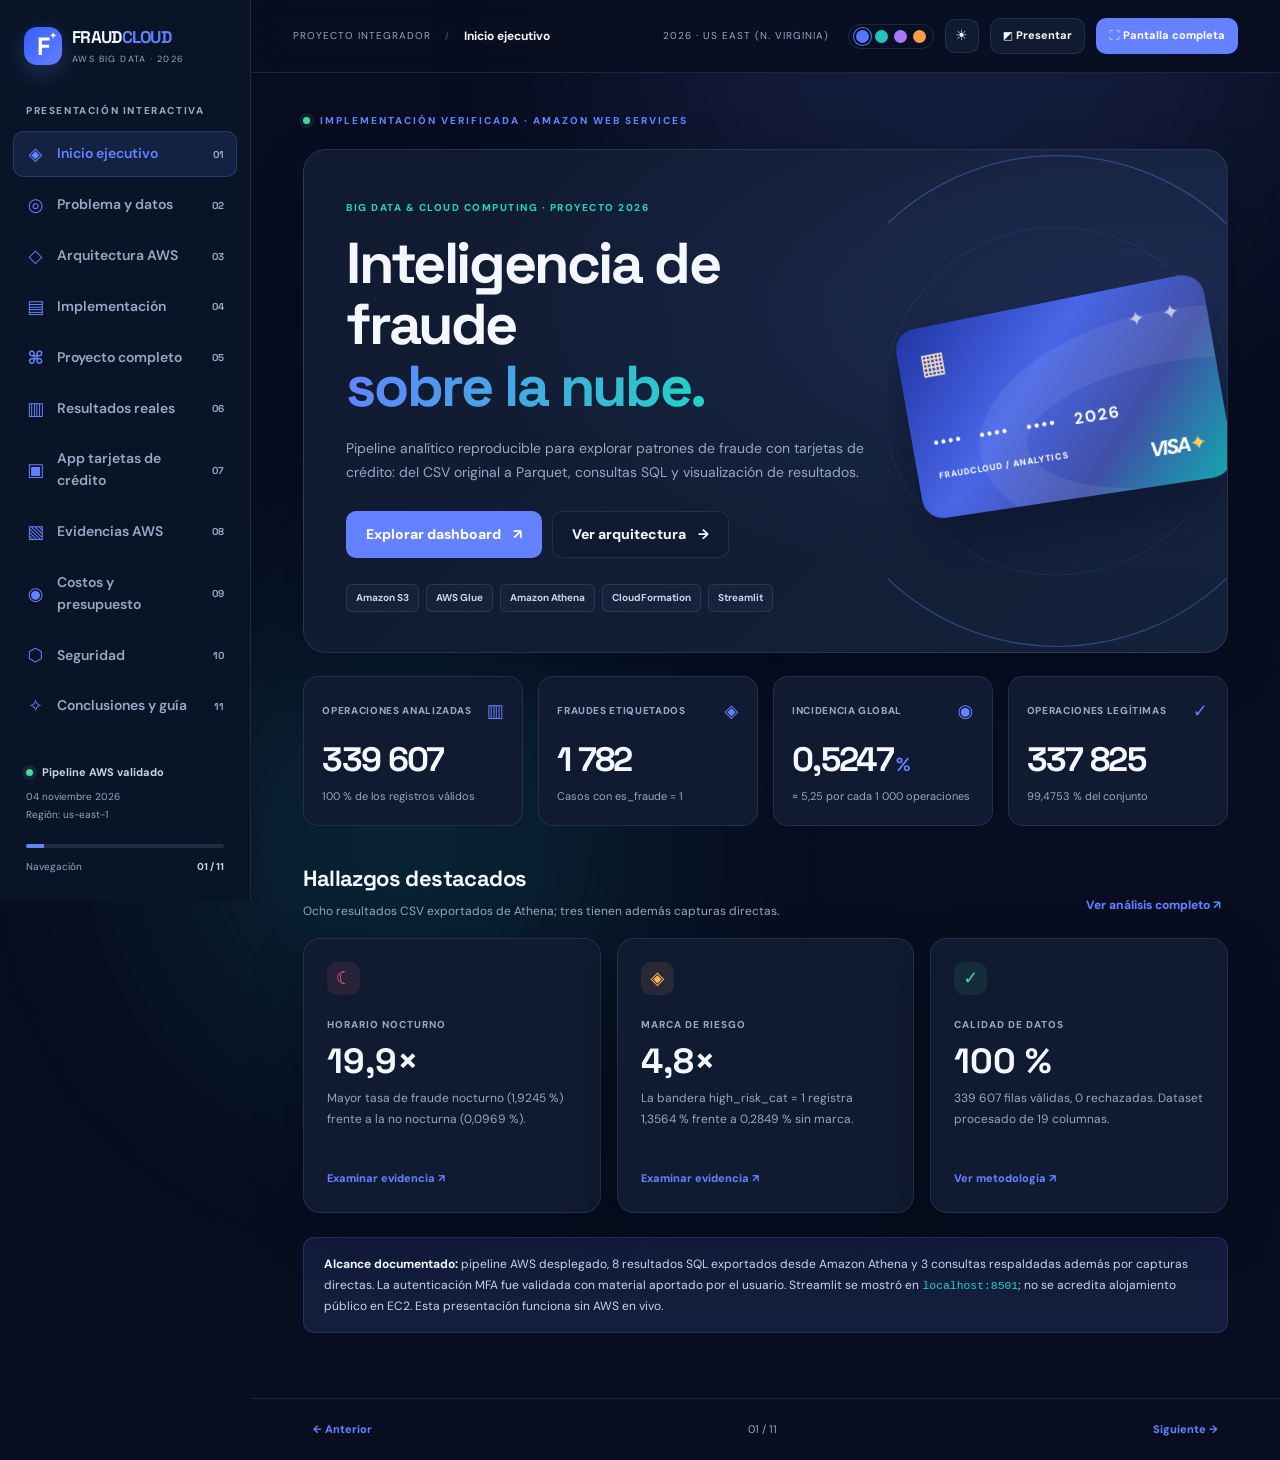
<file: index.html>
<!DOCTYPE html>

<html lang="es">
<head>
<meta charset="utf-8"/>
<meta content="width=device-width,initial-scale=1" name="viewport"/>
<meta content="#090f21" name="theme-color"/>
<meta content="Presentación interactiva del proyecto FraudCloud: arquitectura AWS Big Data, pruebas reales, resultados de fraude, costos y aplicación analítica de tarjetas de crédito." name="description"/>
<title>FraudCloud · Presentación Interactiva AWS Big Data</title>
<link href="data:image/svg+xml,%3Csvg xmlns='http://www.w3.org/2000/svg' viewBox='0 0 100 100'%3E%3Ctext y='.85em' font-size='84'%3E💳%3C/text%3E%3C/svg%3E" rel="icon"/>
<link href="styles.css" rel="stylesheet"/>
<script defer="" src="data.js"></script>
<script defer="" src="repositorio-data.js"></script>
<script defer="" src="app.js"></script>
</head>
<body data-accent="blue" data-theme="dark">
<div class="aurora aurora-1"></div><div class="aurora aurora-2"></div>
<div class="shell">
<aside class="sidebar" id="sidebar">
<div class="brand"><div class="brand-symbol">F<span>✦</span></div><div><strong>FRAUD<span>CLOUD</span></strong><small>AWS BIG DATA · 2026</small></div></div>
<div class="aside-section">PRESENTACIÓN INTERACTIVA</div>
<nav aria-label="Menú principal" class="side-nav" id="main-nav">
<button class="nav-link active" data-go="inicio"><span class="nav-icon">◈</span><span>Inicio ejecutivo</span><kbd>01</kbd></button>
<button class="nav-link" data-go="proyecto"><span class="nav-icon">◎</span><span>Problema y datos</span><kbd>02</kbd></button>
<button class="nav-link" data-go="arquitectura"><span class="nav-icon">◇</span><span>Arquitectura AWS</span><kbd>03</kbd></button>
<button class="nav-link" data-go="proceso"><span class="nav-icon">▤</span><span>Implementación</span><kbd>04</kbd></button>
<button class="nav-link" data-go="repositorio"><span class="nav-icon">⌘</span><span>Proyecto completo</span><kbd>05</kbd></button>
<button class="nav-link" data-go="resultados"><span class="nav-icon">▥</span><span>Resultados reales</span><kbd>06</kbd></button>
<button class="nav-link" data-go="app"><span class="nav-icon">▣</span><span>App tarjetas de crédito</span><kbd>07</kbd></button>
<button class="nav-link" data-go="evidencias"><span class="nav-icon">▧</span><span>Evidencias AWS</span><kbd>08</kbd></button>
<button class="nav-link" data-go="costos"><span class="nav-icon">◉</span><span>Costos y presupuesto</span><kbd>09</kbd></button>
<button class="nav-link" data-go="seguridad"><span class="nav-icon">⬡</span><span>Seguridad</span><kbd>10</kbd></button>
<button class="nav-link" data-go="cierre"><span class="nav-icon">✧</span><span>Conclusiones y guía</span><kbd>11</kbd></button>
</nav>
<div class="aside-footer"><div class="side-status"><span class="status-dot"></span><span>Pipeline AWS validado</span></div><p>04 noviembre 2026<br/>Región: us-east-1</p><div class="side-progress"><span id="progress-bar"></span></div><div class="tiny">Navegación <strong id="nav-count">01 / 11</strong></div></div>
</aside>
<div class="main-layout">
<header class="topbar"><button aria-label="Abrir menú" class="icon-btn mobile-btn" id="mobile-menu">☰</button><div class="breadcrumb"><span>PROYECTO INTEGRADOR</span><span class="slash">/</span><b id="current-title">Inicio ejecutivo</b></div><div class="top-actions"><span class="top-date">2026 · US EAST (N. VIRGINIA)</span><div aria-label="Color de acento" class="accent-dots"><button class="swatch selected" data-palette="blue" style="--swatch:#5776ff" title="Azul"></button><button class="swatch" data-palette="teal" style="--swatch:#20c6bd" title="Turquesa"></button><button class="swatch" data-palette="violet" style="--swatch:#a978f8" title="Violeta"></button><button class="swatch" data-palette="amber" style="--swatch:#f49f48" title="Ámbar"></button></div><button aria-label="Cambiar tema" class="icon-btn" id="theme-toggle" title="Cambiar modo claro / oscuro">☀</button><button class="btn btn-small btn-outline" id="present-mode" title="Ocultar menú durante exposición">◩ Presentar</button><button aria-label="Activar pantalla completa" aria-pressed="false" class="btn btn-small btn-primary" id="fullscreen-toggle" title="Ver a pantalla completa (Shift+F); Esc para salir" type="button">⛶ Pantalla completa</button></div></header>
<main id="content" tabindex="-1">
<section class="page active" data-title="Inicio ejecutivo" id="inicio">
<div class="eyebrow"><span class="signal"></span> IMPLEMENTACIÓN VERIFICADA · AMAZON WEB SERVICES</div>
<div class="hero"><div class="hero-body"><span class="hero-kicker">BIG DATA &amp; CLOUD COMPUTING · PROYECTO 2026</span><h1>Inteligencia de fraude<br/><em>sobre la nube.</em></h1><p>Pipeline analítico reproducible para explorar patrones de fraude con tarjetas de crédito: del CSV original a Parquet, consultas SQL y visualización de resultados.</p><div class="hero-actions"><button class="btn btn-primary" data-go="app">Explorar dashboard <span>↗</span></button><button class="btn btn-outline" data-go="arquitectura">Ver arquitectura <span>→</span></button></div><div class="hero-tags"><span>Amazon S3</span><span>AWS Glue</span><span>Amazon Athena</span><span>CloudFormation</span><span>Streamlit</span></div></div><div aria-hidden="true" class="hero-graphic"><div class="card-3d"><div class="card-chip">▦</div><div class="card-stars">✦ ✦</div><div class="card-wave"></div><div class="card-id">••••   ••••   ••••   2026</div><div class="card-bottom"><span>FRAUDCLOUD / ANALYTICS</span><span>VISA<span class="sparkle">✦</span></span></div></div><div class="hero-circle circle-one"></div><div class="hero-circle circle-two"></div></div></div>
<div class="kpi-grid"><div class="kpi"><div class="kpi-head">OPERACIONES ANALIZADAS <span>▥</span></div><strong>339 607</strong><div class="kpi-foot">100 % de los registros válidos</div></div><div class="kpi"><div class="kpi-head">FRAUDES ETIQUETADOS <span>◈</span></div><strong>1 782</strong><div class="kpi-foot">Casos con es_fraude = 1</div></div><div class="kpi"><div class="kpi-head">INCIDENCIA GLOBAL <span>◉</span></div><strong>0,5247<span class="unit">%</span></strong><div class="kpi-foot">≈ 5,25 por cada 1 000 operaciones</div></div><div class="kpi"><div class="kpi-head">OPERACIONES LEGÍTIMAS <span>✓</span></div><strong>337 825</strong><div class="kpi-foot">99,4753 % del conjunto</div></div></div>
<div class="section-title-row"><div><h2>Hallazgos destacados</h2><p>Ocho resultados CSV exportados de Athena; tres tienen además capturas directas.</p></div><button class="text-action" data-go="resultados">Ver análisis completo ↗</button></div>
<div class="three-cols"><div class="glass-card insight"><span class="insight-icon red">☾</span><small>HORARIO NOCTURNO</small><b>19,9×</b><p>Mayor tasa de fraude nocturno (1,9245 %) frente a la no nocturna (0,0969 %).</p><span class="link-like" data-go="resultados">Examinar evidencia ↗</span></div><div class="glass-card insight"><span class="insight-icon orange">◈</span><small>MARCA DE RIESGO</small><b>4,8×</b><p>La bandera high_risk_cat = 1 registra 1,3564 % frente a 0,2849 % sin marca.</p><span class="link-like" data-go="resultados">Examinar evidencia ↗</span></div><div class="glass-card insight"><span class="insight-icon green">✓</span><small>CALIDAD DE DATOS</small><b>100 %</b><p>339 607 filas válidas, 0 rechazadas. Dataset procesado de 19 columnas.</p><span class="link-like" data-go="proyecto">Ver metodología ↗</span></div></div>
<div class="notice"><strong>Alcance documentado:</strong> pipeline AWS desplegado, 8 resultados SQL exportados desde Amazon Athena y 3 consultas respaldadas además por capturas directas. La autenticación MFA fue validada con material aportado por el usuario. Streamlit se mostró en <code>localhost:8501</code>; no se acredita alojamiento público en EC2. Esta presentación funciona sin AWS en vivo.</div>
</section>
<section class="page" data-title="Problema y datos" id="proyecto"><div class="section-heading"><div class="eyebrow">01 / PLANTEAMIENTO</div><h1>Problema, objetivo y fuente de datos</h1><p>Una pregunta de negocio clara, un conjunto de datos procesado y un análisis descriptivo reproducible.</p></div>
<div class="two-cols"><div class="glass-card pad"><h3>¿Qué problema investigamos?</h3><p>Las transacciones digitales generan grandes volúmenes de información. Identificar grupos con mayor incidencia observada de fraude ayuda a priorizar análisis y revisiones sin confundir asociación con causalidad.</p><div class="pullquote">¿Cómo varía la incidencia del fraude por horario, bandera de riesgo y otros atributos analíticos?</div></div><div class="glass-card pad"><h3>Objetivo del proyecto</h3><p>Diseñar, desplegar y verificar un flujo en AWS para ingerir datos, transformarlos, catalogarlos y consultarlos con SQL; presentar indicadores comprensibles, evidencias de ejecución y una revisión separada de los costos.</p><div class="tag-row"><span class="tag">ETL batch</span><span class="tag">Analítica SQL</span><span class="tag">Gobierno</span><span class="tag">Visualización</span></div></div></div>
<div class="section-title-row"><div><h2>Ficha técnica del dataset</h2><p>Archivo procesado facilitado para el proyecto, no transacciones en tiempo real.</p></div></div>
<div class="facts-grid"><div class="fact"><small>ARCHIVO</small><strong>fraude_tarjeta_credito_process.csv</strong></div><div class="fact"><small>VOLUMEN</small><strong>339 607 filas × 19 columnas</strong></div><div class="fact"><small>OBJETIVO</small><strong>es_fraude · 0 / 1</strong></div><div class="fact"><small>CONTROL</small><strong>0 registros inválidos</strong></div><div class="fact"><small>TRANSFORMACIÓN</small><strong>13 atributos en Curated</strong></div><div class="fact"><small>PROCEDENCIA</small><strong>CSV aportado · Kaggle declarado</strong></div></div>
<div class="glass-card pad spaced"><h3>Variables analizadas</h3><div class="variable-grid"><div><b>es_noche</b><small>Horario nocturno (0 / 1)</small></div><div><b>high_risk_cat</b><small>Indicador binario de categoría de riesgo</small></div><div><b>edad_grupo</b><small>Grupo etario, no edad precisa</small></div><div><b>monto_winsorizado_99</b><small>Monto transformado, moneda desconocida</small></div><div><b>mes / es_fin_de_semana</b><small>Mes sin año y señal de fin de semana</small></div><div><b>rango_distancia</b><small>Distancia cliente–comercio por rangos</small></div></div></div>
<div class="notice warn"><strong>Advertencia metodológica:</strong> la fuente declarada de Kaggle no se contrastó byte a byte con el CSV aportado. No se conocen moneda, monto original, año completo ni identidad transaccional. Los indicadores <strong>no son predicciones</strong> ni reglas de bloqueo de pagos.</div>
</section>
<section class="page" data-title="Arquitectura AWS" id="arquitectura"><div class="section-heading"><div class="eyebrow">02 / DISEÑO DE SOLUCIÓN</div><h1>Arquitectura de Big Data en AWS</h1><p>Pipeline de datos implementado: autenticación AWS, despliegue IaC, ingesta CSV, Glue ETL, catálogo, ocho consultas Athena y visualización por exportaciones.</p></div>
<div class="architecture-bar"><div class="arch-track"><div class="arch-node"><span>☁</span><b>CloudFormation</b><small>Aprovisionamiento</small></div><i>→</i><div class="arch-node"><span>▣</span><b>Amazon S3</b><small>Zona RAW · CSV</small></div><i>→</i><div class="arch-node"><span>⚙</span><b>AWS Glue</b><small>ETL · Parquet</small></div><i>→</i><div class="arch-node"><span>▦</span><b>S3 CURATED</b><small>Snappy / partición</small></div><i>→</i><div class="arch-node"><span>◎</span><b>Glue Catalog</b><small>Crawler / tabla</small></div><i>→</i><div class="arch-node"><span>⌕</span><b>Athena</b><small>Consultas SQL</small></div><i>→</i><div class="arch-node"><span>▤</span><b>Streamlit / HTML</b><small>Resultados exportados</small></div></div></div><div class="pipeline-security"><span>🔐 Acceso: AWS IAM Identity Center + MFA validado</span><span>✓ CloudFormation CREATE_COMPLETE</span><span>✓ Glue SUCCEEDED</span><span>✓ 8 CSV exportados de Athena</span></div>
<div class="two-cols architecture-layout"><div class="glass-card pad"><div class="card-title-row"><h3>Diagrama original del proyecto</h3><span class="pill small">Diagrama aportado</span></div><button class="img-btn" data-image="assets/diagramas/arquitectura.png" data-imagetitle="Arquitectura original AWS"><img alt="Arquitectura real del proyecto FraudCloud en AWS" class="arch-image" src="assets/diagramas/arquitectura.png"/></button><p class="muted smallish">El diagrama editable Draw.io y su versión PNG forman parte del proyecto.</p></div><div class="glass-card pad"><h3>Capas y responsabilidades</h3><div class="arch-details"><div><span class="num-circle">1</span><p><b>Infraestructura</b><small>CloudFormation crea S3, Glue Job, rol de ejecución, crawler, catálogo, workgroup de Athena y presupuesto.</small></p></div><div><span class="num-circle">2</span><p><b>Almacenamiento</b><small>RAW conserva el CSV; CURATED almacena Parquet Snappy y partición por fecha de ingesta.</small></p></div><div><span class="num-circle">3</span><p><b>Procesamiento</b><small>AWS Glue Spark valida, tipa, selecciona atributos y escribe formato columnar.</small></p></div><div><span class="num-circle">4</span><p><b>Catálogo y consulta</b><small>Glue Crawler registra <code>fraud_transactions</code> en <code>fraude_tarjetas_db</code>; Athena ejecuta SQL.</small></p></div><div><span class="num-circle">5</span><p><b>Presentación</b><small>Streamlit local visualiza CSV exportados de Athena. Este dashboard HTML presenta los hallazgos de forma independiente.</small></p></div></div></div></div>
<div class="glass-card pad spaced"><div class="card-title-row"><h3>Seguridad transversal del flujo</h3><button class="text-action" data-go="seguridad">Ver controles ↗</button></div><div class="four-features"><div><span>⬡</span><b>IAM</b><small>Identidades y roles</small></div><div><span>▣</span><b>Amazon S3</b><small>Privado + SSE-S3</small></div><div><span>◈</span><b>Amazon Athena</b><small>Workgroup y control de escaneo</small></div><div><span>◎</span><b>AWS Budgets</b><small>Alertas de gasto</small></div></div></div>
</section>
<section class="page" data-title="Implementación paso a paso" id="proceso"><div class="section-heading"><div class="eyebrow">03 / IMPLEMENTACIÓN TÉCNICA</div><h1>Los pasos del despliegue real</h1><p>Secuencia reproducible en Windows + VS Code, desde el acceso AWS hasta el análisis en Athena.</p></div><div class="pipeline-snapshot"><div class="pipeline-snapshot-head"><div><span class="repo-highlight-label">PIPELINE · ESTADO ACTUALIZADO</span><h2>De la identidad segura a las visualizaciones</h2><p>Etapas verificadas en archivos y capturas, con resultados finales de Athena disponibles para explorar.</p></div><span class="pill success">8/8 CSV Athena incluidos</span></div><div class="pipeline-nodes"><div class="pipeline-node"><span>01 · SEGURIDAD</span><b>IAM Identity Center</b><small>SSO + MFA confirmado</small></div><div class="pipeline-node"><span>02 · INFRAESTRUCTURA</span><b>CloudFormation</b><small>Stack CREATE_COMPLETE</small></div><div class="pipeline-node"><span>03 · DATOS</span><b>S3 RAW</b><small>339 607 transacciones</small></div><div class="pipeline-node"><span>04 · PROCESAMIENTO</span><b>Glue ETL</b><small>SUCCEEDED → Parquet</small></div><div class="pipeline-node"><span>05 · CATÁLOGO</span><b>Glue Crawler</b><small>READY · fraud_transactions</small></div><div class="pipeline-node"><span>06 · ANÁLISIS</span><b>Amazon Athena</b><small>8 consultas SQL / CSV</small></div><div class="pipeline-node"><span>07 · VISUALIZACIÓN</span><b>Streamlit + HTML</b><small>Dashboard local y autónomo</small></div></div><div class="pipeline-snapshot-foot">La MFA valida la autenticación, no el mínimo privilegio IAM. Los CSV son resultados históricos: el sitio HTML no consulta AWS en tiempo real.</div></div><div class="step-list" id="steps-holder"></div><div class="notice warn"><b>Precaución:</b> los comandos de CloudFormation y Glue pueden generar costos. La limpieza <code>destroy</code> es destructiva y debe ejecutarse solo cuando ya no se necesiten los recursos ni sus datos.</div></section>
<section class="page" data-title="Repositorio y código fuente" id="repositorio">
<div class="section-heading"><div class="eyebrow">05 / CÓDIGO FUENTE Y ENTREGABLES</div><h1>Proyecto completo: <em>carpetas, código y dependencias</em></h1><p>Una visita guiada al repositorio real. Explora cada archivo, abre los scripts completos, copia el código y entiende la función de los servicios. Todos los extractos se obtienen de los paquetes fuente disponibles; no se inventan clases ni funciones.</p></div>
<div class="repo-highlight"><div><span class="repo-highlight-label">REPOSITORIO INSPECCIONADO · FRAUDCLOUD 2026</span><h2>Del CSV a las consultas en AWS</h2><p>Fuente principal: <strong>aws.zip (con ocho resultados Athena)</strong>. Complemento: <strong>FraudCloud_Streamlit_AWS_EC2.zip</strong>. El navegador incluye el contenido real de los archivos de texto; los binarios se conservan en el proyecto descargable.</p><div class="repo-stats"><div><b>339 607</b><span>transacciones</span></div><div><b>8</b><span>consultas SQL</span></div><div><b>61</b><span>archivos AWS</span></div><div><b>26</b><span>archivos EC2</span></div></div></div><div class="repo-highlight-right"><div class="repo-signal">AWS · us-east-1</div><div class="repo-pipeline-mini">CSV → S3 RAW → Glue Spark → Parquet → Catalog → Athena → Dashboard</div><button class="btn btn-primary btn-small" data-go="arquitectura">Ver arquitectura ↗</button></div></div>
<div class="repo-package-links"><span>PAQUETES FUENTE LISTOS PARA ABRIR</span><a download="" href="proyecto_fuente/aws.zip (con ocho resultados Athena)">↓ Proyecto AWS completo + CSV</a><a download="" href="proyecto_fuente/FraudCloud_Streamlit_AWS_EC2.zip">↓ Streamlit para AWS EC2</a><small>Descargas disponibles al abrir el <b>index.html</b> del ZIP descomprimido. La versión HTML única muestra el código, pero no incorpora los ZIP binarios.</small></div>
<div class="section-title-row"><div><div class="little-label">ENTREGABLE VS. RÚBRICA DEL PDF</div><h2>¿Qué parte del trabajo está demostrada?</h2><p>Evaluación a partir del enunciado y de las evidencias compartidas. «Disponible en código» no significa «ejecutado en AWS».</p></div></div>
<div class="repo-compliance"><article class="repo-check"><span class="repo-check-dot okay">✓</span><div><h3>Problema y volumen</h3><span class="repo-status okay">Demostrado</span><p>CSV procesado: 339 607 registros, 19 columnas, 1 782 etiquetas de fraude. Se registran límites de origen y semántica.</p></div></article><article class="repo-check"><span class="repo-check-dot okay">✓</span><div><h3>Arquitectura AWS</h3><span class="repo-status okay">Demostrado</span><p>Diagrama editable y 8 recursos CloudFormation con CREATE_COMPLETE.</p></div></article><article class="repo-check"><span class="repo-check-dot okay">✓</span><div><h3>S3 raw y curated</h3><span class="repo-status okay">Demostrado</span><p>CSV en raw, dos Parquet Snappy en curated; la plantilla define reglas de ciclo de vida.</p></div></article><article class="repo-check"><span class="repo-check-dot okay">✓</span><div><h3>Glue y Data Catalog</h3><span class="repo-status okay">Demostrado</span><p>Job ETL SUCCEEDED, crawler READY y tabla fraud_transactions consultable.</p></div></article><article class="repo-check"><span class="repo-check-dot okay">✓</span><div><h3>Athena con SQL</h3><span class="repo-status okay">Demostrado por archivos</span><p>Ocho resultados CSV de Athena en aws.zip; tres tienen además captura directa en consola.</p></div></article><article class="repo-check"><span class="repo-check-dot partial">✓</span><div><h3>IAM y MFA</h3><span class="repo-status partial">MFA validado · IAM por revisar</span><p>SSO y MFA validados con la evidencia adicional del usuario. El permiso AdministratorAccess del operador es amplio; el principio de mínimo privilegio sigue pendiente.</p></div></article><article class="repo-check"><span class="repo-check-dot partial">✓</span><div><h3>Costos y gobernanza</h3><span class="repo-status partial">Documentado con reservas</span><p>AWS Budgets, Cost Explorer y Pricing Calculator están documentados; cifras previstas no equivalen a facturación definitiva.</p></div></article><article class="repo-check"><span class="repo-check-dot partial">◌</span><div><h3>Visualización y sustentación</h3><span class="repo-status partial">Parcial</span><p>Streamlit local y app HTML disponibles; QuickSight es opcional. Publicación pública del dashboard AWS no acreditada.</p></div></article><article class="repo-check"><span class="repo-check-dot neutral">◌</span><div><h3>Valor agregado AWS</h3><span class="repo-status neutral">Opcional</span><p>Kinesis/Redshift/Bedrock/Step Functions no son obligatorios; no se atribuye un despliegue que no existe.</p></div></article></div>
<div class="section-title-row"><div><div class="little-label">MAPA DE CARPETAS</div><h2>Estructura lógica por componentes</h2><p>Los colores diferencian almacenamiento, ejecución, análisis, pruebas y documentación.</p></div></div>
<div class="repo-folder-grid"><article class="repo-folder repo-violet"><div class="repo-folder-top"><span class="repo-symbol">☁</span><span class="repo-mini-count">1 archivos</span></div><h3>Infraestructura declarativa</h3><code>infra/</code><p>Pila CloudFormation, ocho recursos y controles de almacenamiento.</p><small>Se valida y aprovisiona el entorno AWS usando una sola plantilla YAML.</small></article><article class="repo-folder repo-orange"><div class="repo-folder-top"><span class="repo-symbol">⟐</span><span class="repo-mini-count">1 archivos</span></div><h3>Procesamiento distribuido</h3><code>glue/</code><p>ETL Spark, reglas de calidad y generación de Parquet Snappy.</p><small>Tras leer el CSV original, Glue selecciona 13 columnas analíticas y particiona los archivos de salida.</small></article><article class="repo-folder repo-blue"><div class="repo-folder-top"><span class="repo-symbol">▤</span><span class="repo-mini-count">8 archivos</span></div><h3>Análisis SQL</h3><code>sql/</code><p>Ocho consultas para KPIs y segmentación en Athena.</p><small>Cada consulta responde una pregunta de negocio y produce datos para el dashboard.</small></article><article class="repo-folder repo-teal"><div class="repo-folder-top"><span class="repo-symbol">⚙</span><span class="repo-mini-count">3 archivos</span></div><h3>Automatización de extremo a extremo</h3><code>scripts/</code><p>Orquestación CLI, pruebas locales y generación documental.</p><small>Permite reproducir el flujo con comandos en PowerShell sin realizar cada paso manualmente.</small></article><article class="repo-folder repo-pink"><div class="repo-folder-top"><span class="repo-symbol">▥</span><span class="repo-mini-count">2 archivos</span></div><h3>Visualización analítica</h3><code>dashboard/</code><p>Aplicación Streamlit, métricas y gráficos Plotly.</p><small>Distingue los CSV locales de las salidas exportadas por Athena.</small></article><article class="repo-folder repo-green"><div class="repo-folder-top"><span class="repo-symbol">▧</span><span class="repo-mini-count">16 archivos</span></div><h3>Dataset y resultados</h3><code>data/</code><p>Fuente CSV, verificaciones, resúmenes y resultados.</p><small>Dataset transformado recibido, vistas locales y directorio de salidas del análisis; no exponer información confidencial.</small></article><article class="repo-folder repo-indigo"><div class="repo-folder-top"><span class="repo-symbol">◫</span><span class="repo-mini-count">9 archivos</span></div><h3>Memoria técnica</h3><code>docs/</code><p>Enunciado, informe, guía de exposición, costos y gobernanza.</p><small>La evidencia documental respalda objetivos, proceso y limitaciones.</small></article><article class="repo-folder repo-cyan"><div class="repo-folder-top"><span class="repo-symbol">◇</span><span class="repo-mini-count">6 archivos</span></div><h3>Diagramas editables</h3><code>diagrams/</code><p>Arquitectura draw.io y gráficos de hallazgos.</p><small>La imagen de arquitectura resume el flujo de datos y sus servicios.</small></article><article class="repo-folder repo-lime"><div class="repo-folder-top"><span class="repo-symbol">✓</span><span class="repo-mini-count">1 archivos</span></div><h3>Pruebas automatizadas</h3><code>tests/</code><p>Verificación de esquema, integridad, SQL y KPI.</p><small>Las pruebas locales del pipeline pueden ejecutarse sin cargo de AWS.</small></article><article class="repo-folder repo-amber"><div class="repo-folder-top"><span class="repo-symbol">⇧</span><span class="repo-mini-count">5 archivos</span></div><h3>Despliegue opcional de Streamlit</h3><code>deploy/</code><p>Guías y permisos para un servidor EC2 con conexión a Athena.</p><small>Paquete adicional; que exista el código no demuestra una URL pública operativa.</small></article></div>
<div class="section-title-row"><div><div class="little-label">DEPENDENCIAS VERIFICADAS</div><h2>Entorno técnico y bibliotecas</h2><p>Los rangos indicados provienen de los archivos requirements.txt incluidos.</p></div></div>
<div class="repo-deps-grid">
<article class="repo-dep repo-violet"><span>01 · SISTEMA</span><h3>Herramientas</h3><p><code>Python ≥ 3.10</code><code>AWS CLI v2</code><code>PowerShell / VS Code</code></p><small>CLI configura credenciales SSO y región; no incrustar claves AWS dentro del código.</small></article>
<article class="repo-dep repo-cyan"><span>02 · AUTOMATIZACIÓN</span><h3>Python base</h3><p><code>boto3 ≥ 1.34, &lt; 2</code><code>pytest ≥ 8, &lt; 10</code></p><small>Acceso al SDK AWS y validación automática del pipeline.</small></article>
<article class="repo-dep repo-pink"><span>03 · VISUALIZACIÓN</span><h3>Streamlit</h3><p><code>streamlit ≥ 1.37, &lt; 2</code><code>pandas ≥ 2, &lt; 3</code><code>plotly ≥ 5.20, &lt; 7</code></p><small>Genera tarjetas KPI, gráficos y filtros sobre los CSV exportados.</small></article>
<article class="repo-dep repo-orange"><span>04 · ETL CLOUD</span><h3>Glue gestionado</h3><p><code>AWS Glue 5.0</code><code>PySpark</code><code>awsglue</code></p><small>Bibliotecas disponibles en el entorno administrado de Glue; no se instalan para la ejecución local.</small></article>
<article class="repo-dep repo-lime"><span>05 · DOCUMENTACIÓN</span><h3>Autoría opcional</h3><p><code>reportlab ≥ 4, &lt; 5</code><code>python-pptx ≥ 1, &lt; 2</code><code>matplotlib ≥ 3.8, &lt; 4</code><code>pillow ≥ 10, &lt; 12</code></p><small>Solo si se regeneran el informe, los gráficos o las diapositivas.</small></article>
<article class="repo-dep repo-teal"><span>06 · PRESENTACIÓN WEB</span><h3>HTML · CSS · JavaScript</h3><p><code>HTML5</code><code>CSS3</code><code>JavaScript ES6</code></p><small>Este panel de exposición es independiente de la conexión AWS y se puede abrir sin servidor web.</small></article>
</div>
<div class="glass-card pad repo-commands"><div class="section-title-row"><div><h2>Comandos reproducibles por etapa</h2><p>Ejecutar dentro de la carpeta descomprimida del proyecto y usar un perfil AWS válido.</p></div></div><div class="repo-command-grid"><div><span>01 · Preparar y validar</span><pre>python -m pip install -r requirements.txt
python scripts/local_check.py --csv data/real/fraude_tarjeta_credito_process.csv
python -m pytest -q tests</pre></div><div><span>02 · Autenticar y validar IaC</span><pre>aws sso login --profile fraudlab
aws sts get-caller-identity --profile fraudlab
aws cloudformation validate-template --template-body file://infra/main.yaml --region us-east-1 --profile fraudlab</pre></div><div><span>03 · Crear infraestructura</span><pre>python scripts/run_aws.py deploy --region us-east-1 --email TU_CORREO@DOMINIO.COM --budget 5</pre></div><div><span>04 · Cargar y procesar</span><pre>python scripts/run_aws.py upload --region us-east-1 --data data/real/fraude_tarjeta_credito_process.csv
python scripts/run_aws.py etl --region us-east-1
python scripts/run_aws.py catalog --region us-east-1</pre></div><div><span>05 · Consultar y visualizar</span><pre>python scripts/run_aws.py queries --region us-east-1
python -m pip install -r dashboard/requirements.txt
python -m streamlit run dashboard/app.py</pre></div><div><span>06 · Finalizar sin cargos innecesarios</span><pre>python scripts/run_aws.py status --region us-east-1
# Después de la defensa, con revisión de recursos:
python scripts/run_aws.py destroy --region us-east-1 --confirm-destroy</pre></div></div><p class="repo-command-note">Los comandos AWS pueden producir cargos. El presupuesto envía alertas; no impide gasto adicional. <strong>No ejecutar destroy</strong> antes de respaldar y demostrar los recursos.</p></div>
<div class="section-title-row"><div><div class="little-label">SCRIPTS ELEGIDOS</div><h2>Ocho piezas principales y su explicación</h2><p>Abre el código íntegro de cada archivo en el explorador inferior.</p></div></div>
<div class="repo-script-grid"><article class="repo-script-card repo-violet"><div class="repo-script-head"><span>YAML</span><span>↗ Código real</span></div><h3>Arma la plataforma</h3><code>infra/main.yaml</code><p>Define los recursos, identidades de servicio, el bucket, el catálogo, Athena y los controles de presupuesto. Permite reproducir la infraestructura en us-east-1.</p><button class="repo-code-link" data-open-file="aws:infra/main.yaml">Ver código y explicación →</button></article><article class="repo-script-card repo-cyan"><div class="repo-script-head"><span>Python</span><span>↗ Código real</span></div><h3>Orquesta el pipeline</h3><code>scripts/run_aws.py</code><p>Agrupa comandos para crear la pila, cargar el CSV, ejecutar Glue, catalogar y exportar consultas. Consulta el código antes de utilizar el comando destroy.</p><button class="repo-code-link" data-open-file="aws:scripts/run_aws.py">Ver código y explicación →</button></article><article class="repo-script-card repo-orange"><div class="repo-script-head"><span>Python</span><span>↗ Código real</span></div><h3>Transforma los datos</h3><code>glue/glue_etl.py</code><p>Valida tipos y valores, conserva 13 campos analíticos, genera Parquet con Snappy y particiona por ingest_date.</p><button class="repo-code-link" data-open-file="aws:glue/glue_etl.py">Ver código y explicación →</button></article><article class="repo-script-card repo-lime"><div class="repo-script-head"><span>Python</span><span>↗ Código real</span></div><h3>Verifica la fuente</h3><code>scripts/local_check.py</code><p>Comprueba esquema, recuentos, campos, métricas y SHA-256; construye vistas locales claramente separadas de AWS.</p><button class="repo-code-link" data-open-file="aws:scripts/local_check.py">Ver código y explicación →</button></article><article class="repo-script-card repo-pink"><div class="repo-script-head"><span>Python</span><span>↗ Código real</span></div><h3>Presenta hallazgos</h3><code>dashboard/app.py</code><p>Muestra KPIs y gráficos con un selector que distingue previsualización local de exportaciones de consultas Athena.</p><button class="repo-code-link" data-open-file="aws:dashboard/app.py">Ver código y explicación →</button></article><article class="repo-script-card repo-teal"><div class="repo-script-head"><span>Python</span><span>↗ Código real</span></div><h3>Protege la reproducibilidad</h3><code>tests/test_local_pipeline.py</code><p>Comprueba que fuente, cantidad de columnas, recuentos, archivo de validación y SQL correspondan a lo documentado.</p><button class="repo-code-link" data-open-file="aws:tests/test_local_pipeline.py">Ver código y explicación →</button></article><article class="repo-script-card repo-amber"><div class="repo-script-head"><span>Bash</span><span>↗ Código real</span></div><h3>Prepara EC2</h3><code>deploy/instalar_ubuntu.sh</code><p>Script del paquete adicional para preparar el servidor de Streamlit; no constituye evidencia de despliegue público activo.</p><button class="repo-code-link" data-open-file="ec2:deploy/instalar_ubuntu.sh">Ver código y explicación →</button></article><article class="repo-script-card repo-indigo"><div class="repo-script-head"><span>Python</span><span>↗ Código real</span></div><h3>Sincroniza resultados</h3><code>deploy/actualizar_athena.py</code><p>Actualiza archivos de Athena que consume la aplicación desplegada. Requiere rol IAM y región correctos.</p><button class="repo-code-link" data-open-file="ec2:deploy/actualizar_athena.py">Ver código y explicación →</button></article></div>
<div class="section-title-row"><div><div class="little-label">PREGUNTAS DE NEGOCIO</div><h2>Las ocho consultas Athena del repositorio</h2><p>Se dispone de ocho scripts SQL. Las tres capturas verifican directamente resultados en consola y las ocho salidas CSV se incluyen en el ZIP recibido.</p></div></div>
<div class="repo-sql-grid"><button class="repo-sql-card" data-open-file="aws:sql/01_kpis_fraude.sql"><span class="repo-sql-num">01</span><b>KPIs generales</b><small>total de operaciones, fraudes, legítimas y tasa; establece la línea base.</small><span class="repo-sql-action">Abrir SQL ↗</span></button><button class="repo-sql-card" data-open-file="aws:sql/02_fraude_por_monto.sql"><span class="repo-sql-num">02</span><b>Fraude por monto</b><small>rangos del monto winsorizado; no expresa pérdida económica real.</small><span class="repo-sql-action">Abrir SQL ↗</span></button><button class="repo-sql-card" data-open-file="aws:sql/03_fraude_noche.sql"><span class="repo-sql-num">03</span><b>Noche vs. día</b><small>comparación sobre el indicador binario es_noche.</small><span class="repo-sql-action">Abrir SQL ↗</span></button><button class="repo-sql-card" data-open-file="aws:sql/04_fraude_categoria_riesgo.sql"><span class="repo-sql-num">04</span><b>Categoría de riesgo</b><small>tasas asociadas a high_risk_cat, indicador binario.</small><span class="repo-sql-action">Abrir SQL ↗</span></button><button class="repo-sql-card" data-open-file="aws:sql/05_fraude_edad.sql"><span class="repo-sql-num">05</span><b>Grupos de edad</b><small>tasas por edad_grupo sin inferir causas.</small><span class="repo-sql-action">Abrir SQL ↗</span></button><button class="repo-sql-card" data-open-file="aws:sql/06_fraude_mes.sql"><span class="repo-sql-num">06</span><b>Comparación mensual</b><small>agrupación por mes sin fecha completa ni serie interanual.</small><span class="repo-sql-action">Abrir SQL ↗</span></button><button class="repo-sql-card" data-open-file="aws:sql/07_fraude_fin_semana.sql"><span class="repo-sql-num">07</span><b>Fin de semana</b><small>comparación del campo es_fin_de_semana.</small><span class="repo-sql-action">Abrir SQL ↗</span></button><button class="repo-sql-card" data-open-file="aws:sql/08_fraude_por_distancia.sql"><span class="repo-sql-num">08</span><b>Distancia</b><small>tasas según rangos de distancia cliente–comercio.</small><span class="repo-sql-action">Abrir SQL ↗</span></button></div>
<div class="section-title-row"><div><div class="little-label">EXPLORADOR INTERACTIVO</div><h2>Árbol de archivos y código fuente auténtico</h2><p>Selecciona una carpeta o busca un script. Copia y descarga archivos de texto. Los archivos grandes y binarios se ofrecen en el ZIP fuente completo.</p></div></div>
<div class="repo-toolbar"><div aria-label="Paquete de archivos" class="repo-tabs" role="group"><button class="active" data-repo-origin="aws">☁ Pipeline AWS principal</button><button data-repo-origin="ec2">⇧ Streamlit para EC2</button></div><input aria-label="Buscar archivos del proyecto" id="repo-search" placeholder="Buscar archivo o explicación…" type="search"/><span class="repo-file-count" id="repo-file-count"></span></div>
<div class="repo-explorer"><div class="repo-files"><div class="repo-files-head">EXPLORADOR DE CARPETAS</div><div class="repo-tree" id="repo-tree"></div></div><div class="repo-viewer"><div class="repo-viewer-bar"><div><span class="repo-type" id="repo-file-ext">CÓDIGO</span><h3 id="repo-file-name">Selecciona un archivo</h3></div><div class="repo-viewer-actions"><button disabled="" id="repo-copy" title="Copiar código">⧉ Copiar</button><button disabled="" id="repo-download" title="Descargar archivo">↓ Descargar</button></div></div><p class="repo-file-description" id="repo-file-description">Podrás leer el contenido real y su función dentro del proyecto.</p><div class="repo-code-scroller" id="repo-code-scroller"><pre id="repo-code" tabindex="0">Selecciona a la izquierda un archivo .py, .sql, .yaml, .md o .json para inspeccionar su contenido.</pre></div><div class="repo-viewer-footer"><span id="repo-source-label">Código incluido localmente en esta presentación</span><span id="repo-line-count">—</span></div></div></div>
<div class="repo-bottom-info"><article><h3>¿Dónde está el CSV original?</h3><p><b>data/real/fraude_tarjeta_credito_process.csv</b> tiene 54 MB y se mantiene dentro del ZIP fuente, no dentro de este HTML. Así la presentación carga rápidamente y evita duplicar 339 607 filas en el navegador.</p></article><article><h3>¿Cuál es el estado de la app web?</h3><p>La pestaña «App tarjetas de crédito» es una visualización interactiva offline de agregados. El <b>dashboard/app.py</b> es la aplicación Streamlit real. El paquete de EC2 aporta instrucciones de publicación, no confirma que esté alojada.</p></article><article><h3>¿Cómo presentar la implementación?</h3><p>En «Implementación» se muestran los comandos del pipeline; en «Evidencias» hay capturas AWS; en «Repositorio» se comprueba el código. Diferencia capturas directas de consola, CSV exportados de Athena y proyecciones de costos.</p></article></div>
<div class="footer-line">Documentación del código real de FraudCloud · Versión verificada por archivos disponibles · No representa un acceso directo en vivo a la consola AWS.</div>
</section>
<section class="page" data-title="Resultados reales" id="resultados"><div class="section-heading"><div class="eyebrow">04 / CONSULTAS VERIFICADAS</div><h1>Resultados demostrados en Athena</h1><p>Ocho consultas con CSV de resultados reales exportados desde Athena en aws.zip. Tres análisis tienen además capturas directas de la consola AWS.</p></div>
<div class="kpi-grid compact"><div class="kpi"><div class="kpi-head">TOTAL <span>▥</span></div><strong>339 607</strong></div><div class="kpi"><div class="kpi-head">FRAUDES <span>◈</span></div><strong>1 782</strong></div><div class="kpi"><div class="kpi-head">LEGÍTIMAS <span>✓</span></div><strong>337 825</strong></div><div class="kpi"><div class="kpi-head">TASA GENERAL <span>◎</span></div><strong>0,5247<span class="unit">%</span></strong></div></div><div class="section-title-row"><div><div class="little-label">8 CONSULTAS CON RESULTADOS</div><h2>Resultados por etapa analítica</h2><p>Los valores proceden de los CSV de la carpeta <code>aws/data/athena_results/</code>; las capturas directas respaldan 01, 03 y 04.</p></div></div><div class="pipeline-results-grid"><article class="pipeline-result glass-card"><div class="pipeline-result-top"><span class="pill success">Captura + CSV</span><span class="result-index">01</span></div><h3>KPIs generales</h3><div class="pipeline-result-num">0,5247 %</div><small>Tasa global</small><p>339 607 registros · 1 782 fraudes</p><button class="repo-code-link" data-open-file="aws:sql/01_kpis_fraude.sql">Ver SQL y explicación ↗</button><a class="download-result" download="" href="documentos/01_kpis_fraude.csv">↓ CSV Athena</a></article><article class="pipeline-result glass-card"><div class="pipeline-result-top"><span class="pill info">CSV Athena</span><span class="result-index">02</span></div><h3>Rangos de monto</h3><div class="pipeline-result-num">14,6861 %</div><small>≥ 300 (monto tratado)</small><p>1 158 fraudes en 7 885 operaciones de ese rango</p><button class="repo-code-link" data-open-file="aws:sql/02_fraude_por_monto.sql">Ver SQL y explicación ↗</button><a class="download-result" download="" href="documentos/02_fraude_por_monto.csv">↓ CSV Athena</a></article><article class="pipeline-result glass-card"><div class="pipeline-result-top"><span class="pill success">Captura + CSV</span><span class="result-index">03</span></div><h3>Horario nocturno</h3><div class="pipeline-result-num">1,9245 %</div><small>Es noche = 1</small><p>1 530 fraudes en 79 502 operaciones nocturnas</p><button class="repo-code-link" data-open-file="aws:sql/03_fraude_noche.sql">Ver SQL y explicación ↗</button><a class="download-result" download="" href="documentos/03_fraude_noche.csv">↓ CSV Athena</a></article><article class="pipeline-result glass-card"><div class="pipeline-result-top"><span class="pill success">Captura + CSV</span><span class="result-index">04</span></div><h3>Bandera de riesgo</h3><div class="pipeline-result-num">1,3564 %</div><small>High risk = 1</small><p>1 031 fraudes en 76 009 operaciones marcadas</p><button class="repo-code-link" data-open-file="aws:sql/04_fraude_categoria_riesgo.sql">Ver SQL y explicación ↗</button><a class="download-result" download="" href="documentos/04_fraude_categoria_riesgo.csv">↓ CSV Athena</a></article><article class="pipeline-result glass-card"><div class="pipeline-result-top"><span class="pill info">CSV Athena</span><span class="result-index">05</span></div><h3>Grupos de edad</h3><div class="pipeline-result-num">0,9357 %</div><small>Grupo 18–25</small><p>149 fraudes entre 15 924 operaciones</p><button class="repo-code-link" data-open-file="aws:sql/05_fraude_edad.sql">Ver SQL y explicación ↗</button><a class="download-result" download="" href="documentos/05_fraude_edad.csv">↓ CSV Athena</a></article><article class="pipeline-result glass-card"><div class="pipeline-result-top"><span class="pill info">CSV Athena</span><span class="result-index">06</span></div><h3>Distribución mensual</h3><div class="pipeline-result-num">0,9485 %</div><small>Mes 2</small><p>169 fraudes en 17 817 transacciones · sin año</p><button class="repo-code-link" data-open-file="aws:sql/06_fraude_mes.sql">Ver SQL y explicación ↗</button><a class="download-result" download="" href="documentos/06_fraude_mes.csv">↓ CSV Athena</a></article><article class="pipeline-result glass-card"><div class="pipeline-result-top"><span class="pill info">CSV Athena</span><span class="result-index">07</span></div><h3>Fin de semana</h3><div class="pipeline-result-num">0,5161 %</div><small>Fin de semana = 1</small><p>568 fraudes en 110 062 operaciones</p><button class="repo-code-link" data-open-file="aws:sql/07_fraude_fin_semana.sql">Ver SQL y explicación ↗</button><a class="download-result" download="" href="documentos/07_fraude_fin_semana.csv">↓ CSV Athena</a></article><article class="pipeline-result glass-card"><div class="pipeline-result-top"><span class="pill info">CSV Athena</span><span class="result-index">08</span></div><h3>Distancia</h3><div class="pipeline-result-num">0,5454 %</div><small>60–99,99 km</small><p>874 fraudes en 160 247 operaciones del rango</p><button class="repo-code-link" data-open-file="aws:sql/08_fraude_por_distancia.sql">Ver SQL y explicación ↗</button><a class="download-result" download="" href="documentos/08_fraude_por_distancia.csv">↓ CSV Athena</a></article></div>
<div class="result-group"><div class="glass-card chart-card"><div class="card-title-row"><div><div class="little-label">CONSULTA 03 · AWS ATHENA</div><h3>Fraude por horario</h3></div><span class="pill success">Evidencia directa</span></div><div class="chart-render" data-chart="03_fraude_noche" data-metric="tasa_fraude_pct"></div><p class="chart-note">De 79 502 operaciones nocturnas, 1 530 fueron fraude (1,9245 %). Frente a 0,0969 % de las 260 105 no nocturnas.</p></div><div class="glass-card chart-card"><div class="card-title-row"><div><div class="little-label">CONSULTA 04 · AWS ATHENA</div><h3>Bandera de riesgo</h3></div><span class="pill success">Evidencia directa</span></div><div class="chart-render" data-chart="04_fraude_categoria_riesgo" data-metric="tasa_fraude_pct"></div><p class="chart-note">La tasa de high_risk_cat = 1 (1,3564 %) es ≈4,8 veces la del grupo sin marca (0,2849 %).</p></div></div>
<div class="glass-card pad spaced"><h3>Comparación de resultados confirmados</h3><div class="table-wrap"><table class="data-table"><thead><tr><th>Segmento</th><th>Operaciones</th><th>Fraudes</th><th>Tasa (%)</th></tr></thead><tbody><tr><td>Nocturno (1)</td><td>79 502</td><td>1 530</td><td>1,9245</td></tr><tr><td>No nocturno (0)</td><td>260 105</td><td>252</td><td>0,0969</td></tr><tr><td>Riesgo marcado (1)</td><td>76 009</td><td>1 031</td><td>1,3564</td></tr><tr><td>Riesgo sin marca (0)</td><td>263 598</td><td>751</td><td>0,2849</td></tr></tbody></table></div><div class="inline-actions"><button class="btn btn-small btn-outline" data-image="assets/evidencias/07_athena_resumen.png" data-imagetitle="Athena · Consulta 1">Ver SQL global</button><button class="btn btn-small btn-outline" data-image="assets/evidencias/08_athena_noche.png" data-imagetitle="Athena · Consulta 2">Ver horario</button><button class="btn btn-small btn-outline" data-image="assets/evidencias/09_athena_riesgo.png" data-imagetitle="Athena · Consulta 3">Ver riesgo</button></div></div>
<div class="notice"><strong>Interpretación:</strong> las tasas son observaciones dentro de grupos. Los resultados no prueban que la noche cause fraude ni que la bandera identifique tipos de comercios.</div>
</section>
<section class="page" data-title="App tarjetas de crédito" id="app"><div class="section-heading"><div class="eyebrow">05 / APLICACIÓN INTEGRADA</div><h1>💳 App analítica de tarjetas de crédito</h1><p>Versión HTML + CSS + JavaScript inspirada en tu dashboard Streamlit, con indicadores y gráficos interactivos sin servidor Python.</p></div>
<div class="notice"><strong>Resultados históricos de AWS:</strong> los ocho análisis están disponibles como CSV exportados desde Athena. KPI global, noche y bandera de riesgo tienen capturas directas; los otros cinco se identifican por sus archivos CSV. Esta app HTML es una recreación interactiva offline; no efectúa consultas en vivo.</div>
<div class="app-toolbar glass-card"><div><label for="metric-select">Comparar por</label><select id="metric-select"><option value="tasa_fraude_pct">Tasa de fraude (%)</option><option value="fraudes">Cantidad de fraudes</option><option value="transacciones">Transacciones analizadas</option></select></div><div><label for="app-category">Análisis a visualizar</label><select id="app-category"><option value="all">Todos los segmentos (7 gráficos + KPI)</option><option value="verified">Con captura de consola (2 gráficos)</option><option value="local">Con CSV Athena exportado (5 gráficos)</option></select></div><div class="app-toolbar-actions"><button class="btn btn-small btn-outline" id="export-data">↓ Exportar vista CSV</button><button class="btn btn-small btn-primary" id="refresh-visual">↻ Actualizar gráficos</button></div></div>
<div class="kpi-grid compact"><div class="kpi"><div class="kpi-head">TRANSACCIONES <span>◈</span></div><strong>339 607</strong></div><div class="kpi"><div class="kpi-head">FRAUDES <span>△</span></div><strong>1 782</strong></div><div class="kpi"><div class="kpi-head">TASA DE FRAUDE <span>◎</span></div><strong>0,5247<span class="unit">%</span></strong></div><div class="kpi"><div class="kpi-head">CSV ATHENA EXPORTADOS <span>✓</span></div><strong>08<span class="unit"> / 08</span></strong></div></div>
<div class="app-charts" id="app-charts"></div>
<div class="glass-card pad spaced"><div class="card-title-row"><div><h3>HTML de Streamlit que compartiste</h3><p class="muted">Archivo guardado desde <code>http://localhost:8501/</code>, preservado sin modificar.</p></div><span class="pill">Archivo original</span></div><p>Streamlit es una app Python que normalmente establece una sesión con el servidor. Guardar el HTML del navegador no transforma esa app en un programa JavaScript autónomo. Por eso esta pestaña incluye una recreación navegable y, por separado, el archivo original.</p><div class="inline-actions"><a class="btn btn-small btn-outline" download="" href="documentos/FraudCloud_Streamlit_original_guardado.html">↓ Descargar HTML original</a><button class="btn btn-small btn-outline" id="open-snapshot">◫ Ver HTML guardado</button><a class="btn btn-small btn-outline" href="http://localhost:8501" rel="noopener" target="_blank">↗ Abrir Streamlit local</a></div><div class="snapshot-block" hidden="" id="snapshot-block"><div class="notice warn">Esta es la copia guardada: scripts y recursos <code>localhost:8501</code> pueden fallar si Streamlit no está ejecutándose en tu PC. La versión interactiva de arriba no depende de Streamlit.</div><iframe id="snapshot-frame" loading="lazy" referrerpolicy="no-referrer" sandbox="allow-scripts allow-same-origin" title="HTML original de FraudCloud guardado desde Streamlit"></iframe></div></div>
</section>
<section class="page" data-title="Evidencias AWS" id="evidencias"><div class="section-heading"><div class="eyebrow">06 / VALIDACIÓN FOTOGRÁFICA</div><h1>Galería de evidencias verificadas</h1><p>14 capturas documentales del pipeline y los costos, más validación MFA comunicada mediante las imágenes añadidas por el usuario.</p></div><div class="evidence-controls"><div class="pill-filters" id="evidence-filters"><button class="active" data-filter="Todas">Todas <span>14</span></button><button data-filter="Implementación">Implementación</button><button data-filter="Resultados">Athena / SQL</button><button data-filter="Dashboard">Dashboard</button><button data-filter="Costos">Costos</button></div><input aria-label="Buscar evidencias" id="evidence-search" placeholder="Buscar evidencias..." type="search"/></div><div class="evidence-gallery" id="evidence-gallery"></div><div class="notice mfa-gallery-note"><strong>MFA confirmado:</strong> se actualizó la evaluación de IAM Identity Center con las capturas nuevas aportadas por el usuario. Las 14 imágenes históricas de esta galería siguen siendo las originales; no se ha sustituido ninguna imagen por una captura inventada.</div><div class="notice">Haz clic en cualquier imagen para ampliarla. Se conservan sus capturas recortadas y un índice de procedencia. Antes de publicar en Internet, revisa si aparecen datos personales, identificadores de cuenta o información financiera.</div></section>
<section class="page" data-title="Costos y presupuesto" id="costos"><div class="section-heading"><div class="eyebrow">07 / FINOPS</div><h1>Costos, estimaciones y presupuesto</h1><p>No mezclar el costo modelado en AWS Pricing Calculator con el gasto observado y los créditos de la cuenta.</p></div><div class="kpi-grid compact"><div class="kpi"><div class="kpi-head">CALCULADORA AWS <span>◈</span></div><strong>US$ 5,29</strong><div class="kpi-foot">8 líneas · antes de descuentos</div></div><div class="kpi"><div class="kpi-head">PRESUPUESTO DEL LAB <span>◉</span></div><strong>US$ 5,00</strong><div class="kpi-foot">Notificación, no límite</div></div><div class="kpi"><div class="kpi-head">DIFERENCIA MODELO VS REFERENCIA <span>↗</span></div><strong>US$ 0,29</strong><div class="kpi-foot">Escenario +5,77 %</div></div><div class="kpi"><div class="kpi-head">NETO MOSTRADO EN BILLS <span>✓</span></div><strong>US$ 0,00</strong><div class="kpi-foot">Captura histórica 04/11/2026</div></div></div>
<div class="two-cols"><div class="glass-card pad"><h3>Desglose de la calculadora (USD)</h3><div class="cost-rows"><div><div class="cost-head"><span>AWS Glue</span><b>5,2800</b></div><div class="meter"><span style="width:99.84%;background:var(--accent)"></span></div><small>≈ 99,84 % del escenario</small></div><div><div class="cost-head"><span>Amazon Athena</span><b>0,0049</b></div><div class="meter"><span style="width:0.09%;min-width:4px;background:var(--cyan)"></span></div><small>≈ 0,09 %</small></div><div><div class="cost-head"><span>Amazon S3</span><b>0,0035</b></div><div class="meter"><span style="width:0.07%;min-width:4px;background:var(--amber)"></span></div><small>≈ 0,07 %</small></div></div><p class="muted smallish">Total exacto: US$ 5,288387813 · 8 líneas de una estimación exportada. No es una factura.</p></div><div class="glass-card pad"><h3>Escenarios académicos alternativos</h3><div class="scenario-grid"><div><small>8 CICLOS / MES</small><b>US$ 1,77</b><span>Menor actividad</span></div><div><small>30 CICLOS / MES</small><b>US$ 6,62</b><span>Mayor actividad</span></div></div><p>Proyecciones hipotéticas independientes del CSV de la calculadora. <b>No deben sumarse</b> al total de US$ 5,29.</p><div class="notice warn in-card">La cuenta también tenía gastos de EC2, RDS, NAT y VPC anteriores a este pipeline. Esos importes no deben atribuirse a FraudCloud.</div></div></div>
<div class="glass-card pad spaced"><h3>Documentos de costos y capturas</h3><div class="inline-actions"><a class="btn btn-small btn-outline" download="" href="documentos/FraudCloud_AWS_Pricing_Calculator_2026.csv">↓ CSV original de estimación</a><button class="btn btn-small btn-outline" data-image="assets/evidencias/11_budgets.png" data-imagetitle="AWS Budgets">Ver Budgets</button><button class="btn btn-small btn-outline" data-image="assets/evidencias/12_cost_explorer.png" data-imagetitle="Cost Explorer">Ver Cost Explorer</button><button class="btn btn-small btn-outline" data-image="assets/evidencias/13_factura_resumen.png" data-imagetitle="AWS Bills">Ver factura</button></div></div>
</section>
<section class="page" data-title="Seguridad y gobernanza" id="seguridad"><div class="section-heading"><div class="eyebrow">08 / GOBIERNO Y CONTROLES</div><h1>Seguridad, identidad y calidad analítica</h1><p>Controles de infraestructura, SSO con MFA validado y medidas que todavía requieren auditoría del principio de mínimo privilegio.</p></div><div class="controls-grid"><div class="glass-card control"><span class="control-icon">▣</span><h3>Bucket privado</h3><p>Public Access Block y denegación de conexiones sin TLS.</p><span class="pill success">Definido en CloudFormation</span></div><div class="glass-card control"><span class="control-icon">⬡</span><h3>Cifrado de datos</h3><p>SSE-S3 (AES-256) para almacenamiento y resultados de Athena.</p><span class="pill success">Definido</span></div><div class="glass-card control"><span class="control-icon">◎</span><h3>Roles de servicio</h3><p>IAM para Glue; conviene auditar permisos y reducir privilegios administrativos.</p><span class="pill warning">Requiere auditoría</span></div><div class="glass-card control"><span class="control-icon">◈</span><h3>Retención</h3><p>RAW 90 días, CURATED 180 días y resultados de Athena 7 días.</p><span class="pill success">Política definida</span></div><div class="glass-card control"><span class="control-icon">♙</span><h3>MFA</h3><p>MFA validado en IAM Identity Center según las capturas adicionales aportadas por el usuario. Es independiente del nivel de permisos del rol.</p><span class="pill success">Validado con evidencia aportada</span></div><div class="glass-card control"><span class="control-icon">◉</span><h3>Presupuestos</h3><p>AWS Budgets notifica umbrales; no bloquea automáticamente costos.</p><span class="pill success">Evidencia disponible</span></div></div><div class="security-mfa"><div><span class="repo-highlight-label">CONTROL DE ACCESO</span><h3>Autenticación multifactor: validada</h3><p>Se actualizó el estado conforme a las capturas nuevas enviadas durante la revisión del proyecto. El factor adicional protege el inicio de sesión de AWS IAM Identity Center. No implica que el usuario administrador tenga permisos mínimos.</p></div><div class="mfa-mark">MFA <b>✓</b></div></div><div class="notice warn"><b>Limitación importante:</b> se trata de investigación descriptiva académica. La clase fraude está desbalanceada, las variables proceden de un CSV transformado y no se validó el origen exacto frente a Kaggle. No es un sistema antifraude productivo.</div></section>
<section class="page" data-title="Conclusiones y guía" id="cierre"><div class="section-heading"><div class="eyebrow">09 / CONCLUSIONES</div><h1>Conclusiones y próximos pasos</h1><p>Resultados del pipeline, alcance real de las evidencias y recomendaciones para mantener el entorno seguro.</p></div>
<div class="glass-card pad"><h3>Conclusiones del proyecto</h3><div class="conclusion-list"><div><span>01</span><p><b>Pipeline AWS realmente validado</b><small>CloudFormation CREATE_COMPLETE, S3 RAW/CURATED, Glue ETL SUCCEEDED, crawler READY y consultas en Athena.</small></p></div><div><span>02</span><p><b>Fraude poco frecuente en el conjunto</b><small>1 782 de 339 607 registros: tasa de 0,5247 %, con gran desbalance de clases.</small></p></div><div><span>03</span><p><b>Señales descriptivas destacadas</b><small>El fraude nocturno y el indicador binario de alto riesgo presentan tasas mayores que sus grupos de comparación.</small></p></div><div><span>04</span><p><b>Costos deben interpretarse con contexto</b><small>US$ 5,29 es una estimación antes de descuentos; US$ 0,00 es el neto de una vista de factura, no la prueba de operación gratuita.</small></p></div><div><span>05</span><p><b>El dashboard HTML es una presentación offline</b><small>La app Streamlit original se mostró en localhost; su eventual alojamiento público requiere despliegue y controles adicionales.</small></p></div></div></div>

<div class="two-cols spaced"><div class="glass-card pad"><h3>Pendientes para producción</h3><ul class="clean-list"><li>Publicar Streamlit en infraestructura AWS con autenticación y HTTPS.</li><li>Auditar IAM y reducir privilegios administrativos; MFA ya está validado.</li><li>Comprobar procedencia y licencias del dataset original.</li><li>Definir recarga incremental, observabilidad y métricas de costo reales.</li><li>Evitar publicar identificadores de cuenta o datos sensibles en evidencias.</li></ul></div><div class="glass-card pad"><h3>Cómo usar esta presentación</h3><ul class="clean-list"><li>Selecciona una sección en el menú lateral.</li><li>Alterna paleta y modo claro/oscuro desde la barra superior.</li><li>En «App» cambia métrica, segmento y exporta la tabla.</li><li>Amplía cualquier captura de la galería con un clic.</li><li>Pulsa «Presentar» para ocultar el menú; «Pantalla completa» para ocupar toda la pantalla (Shift+F, salir con Esc).</li></ul><div class="inline-actions"><button class="btn btn-small btn-primary" data-go="inicio">↩ Volver al inicio</button><button class="btn btn-small btn-outline" id="print-page">⎙ Imprimir sección</button></div></div></div>
<div class="footer-line">FraudCloud 2026 · Trabajo integrador Big Data y Cloud Computing · Implementación AWS documentada el 04/11/2026 · No es sistema predictivo ni monitor de transacciones en tiempo real.</div>
</section>
</main>
<footer class="bottom-nav"><button id="prev-tab">← Anterior</button><span id="bottom-page">01 / 11</span><button id="next-tab">Siguiente →</button></footer>
</div>
</div>
<div aria-label="Evidencia ampliada" aria-modal="true" class="modal" hidden="" id="image-modal" role="dialog"><button aria-label="Cerrar imagen" class="modal-close" id="modal-close">×</button><div class="modal-inner"><img alt="Evidencia ampliada" id="modal-image"/><div class="modal-caption" id="modal-caption"></div></div></div>
<div aria-live="polite" class="toast" id="toast" role="status"></div>
</body></html>
</file>
<file: styles.css>
@import url('https://fonts.googleapis.com/css2?family=DM+Sans:wght@400;500;600;700;800&family=Space+Grotesk:wght@400;500;600;700&display=swap');
:root{font-family:'DM Sans','Segoe UI',system-ui,sans-serif;font-synthesis:none;scroll-behavior:smooth}
*{box-sizing:border-box}html{min-height:100%;}body{--bg:#080e20;--surface:#101a30;--surface2:#13213a;--sidebar:#091426;--stroke:rgba(150,177,220,.15);--text:#f5f7ff;--muted:#97a7c4;--soft:#c7d6ec;--shadow:0 18px 50px rgba(1,5,14,.28);--cyan:#21d4c2;--amber:#ffb15e;--rose:#ff6b8b;--green:#4ad5a1;--accent:#6481ff;--accent-dark:#355eff;--accent-rgb:100,129,255;--accent-soft:rgba(100,129,255,.13);background:var(--bg);color:var(--text);font-size:14px;line-height:1.56;margin:0;min-height:100vh;transition:background .3s,color .3s;overflow-x:hidden}
body[data-theme='light']{--bg:#f2f6fc;--surface:#fff;--surface2:#f8faff;--sidebar:#fdfefe;--stroke:rgba(35,58,100,.15);--text:#142039;--muted:#64728e;--soft:#354662;--shadow:0 18px 42px rgba(45,65,109,.06);--accent-soft:rgba(85,113,255,.08)}
body[data-accent='teal']{--accent:#18bcb0;--accent-dark:#0e9f9c;--accent-rgb:24,188,176;--accent-soft:rgba(24,188,176,.12)}body[data-accent='violet']{--accent:#a17bf9;--accent-dark:#8260e2;--accent-rgb:161,123,249;--accent-soft:rgba(161,123,249,.13)}body[data-accent='amber']{--accent:#f1a64a;--accent-dark:#d78824;--accent-rgb:241,166,74;--accent-soft:rgba(241,166,74,.14)}
button,input,select{font:inherit}button{cursor:pointer}a{color:inherit;text-decoration:none}h1,h2,h3,h4,p{margin:0}h1,h2,h3{font-family:'Space Grotesk','DM Sans',sans-serif}h1{letter-spacing:-1.4px}h2{font-size:22px;letter-spacing:-.6px}h3{font-size:17px;letter-spacing:-.25px}p{line-height:1.75}small{font-size:11px}code,pre,kbd{font-family:ui-monospace,Consolas,monospace}code{color:var(--cyan);font-size:.95em}button:focus-visible,a:focus-visible,input:focus-visible,select:focus-visible{outline:2px solid var(--accent);outline-offset:3px}::selection{background:var(--accent);color:white}
.aurora{position:fixed;pointer-events:none;z-index:0;filter:blur(120px);opacity:.13;transition:opacity .3s}.aurora-1{width:650px;height:650px;top:-300px;right:0;background:var(--accent);border-radius:50%}.aurora-2{width:450px;height:450px;bottom:-170px;left:180px;background:#12c8cb;border-radius:50%}body[data-theme='light'] .aurora{opacity:.07}
.shell{position:relative;z-index:1;display:flex;min-height:100vh;max-width:2600px;margin:auto}.sidebar{flex:0 0 251px;width:251px;position:sticky;top:0;height:100vh;display:flex;flex-direction:column;background:var(--sidebar);border-right:1px solid var(--stroke);padding:26px 13px 17px;z-index:30;transition:all .22s}.brand{display:flex;align-items:center;gap:10px;padding:0 11px 37px}.brand-symbol{height:38px;width:38px;border-radius:13px;background:linear-gradient(135deg,var(--accent-dark),var(--accent));display:grid;place-items:center;color:#fff;font:800 25px 'Space Grotesk',sans-serif;box-shadow:0 8px 25px rgba(var(--accent-rgb),.27);position:relative}.brand-symbol span{font-size:10px;position:absolute;top:2px;right:5px}.brand strong{font:700 17px 'Space Grotesk',sans-serif;letter-spacing:-.7px;white-space:nowrap}.brand strong span{color:var(--accent)}.brand small{display:block;letter-spacing:1.4px;color:var(--muted);font-size:9px;margin-top:2px}.aside-section{color:var(--muted);font-size:10px;letter-spacing:1.6px;margin:0 13px 13px;font-weight:800}.side-nav{display:flex;flex-direction:column;gap:5px;overflow-y:auto;min-height:0;scrollbar-width:thin;scrollbar-color:var(--stroke) transparent}.nav-link{border:1px solid transparent;color:var(--muted);background:transparent;width:100%;display:flex;align-items:center;gap:12px;text-align:left;padding:11px 12px;border-radius:10px;transition:.2s;min-height:43px;font-weight:600}.nav-link:hover,.nav-link.active{color:var(--text);background:var(--accent-soft)}.nav-link.active{border-color:rgba(var(--accent-rgb),.23);color:var(--accent)}.nav-icon{font-size:18px;line-height:1;color:var(--accent);width:19px;text-align:center}.nav-link span:nth-child(2){flex:1}.nav-link kbd{font:700 10px 'Space Grotesk',sans-serif;color:var(--muted)}.aside-footer{margin-top:auto;padding:20px 13px 8px}.side-status{display:flex;align-items:center;gap:9px;font-weight:700;color:var(--soft);font-size:11px}.status-dot,.signal{background:var(--green);height:7px;width:7px;border-radius:50%;box-shadow:0 0 0 4px rgba(74,213,161,.1);display:inline-block}.aside-footer p{color:var(--muted);font-size:10px;margin-top:7px;line-height:1.8}.side-progress{height:4px;border-radius:8px;overflow:hidden;background:var(--stroke);margin-top:20px}.side-progress span{display:block;background:var(--accent);width:10%;height:100%;transition:width .25s}.tiny{display:flex;justify-content:space-between;color:var(--muted);font-size:10px;margin-top:11px}.tiny strong{color:var(--soft)}
.main-layout{width:calc(100% - 251px);min-width:0;display:flex;flex-direction:column}.topbar{height:73px;flex-shrink:0;display:flex;align-items:center;justify-content:space-between;padding:0 42px;border-bottom:1px solid var(--stroke);position:sticky;top:0;z-index:25;background:color-mix(in srgb,var(--bg) 88%,transparent);backdrop-filter:blur(18px);gap:16px}.breadcrumb{display:flex;align-items:center;gap:14px;font-size:10px;letter-spacing:1px;color:var(--muted);white-space:nowrap}.breadcrumb b{color:var(--text);font-size:12px;letter-spacing:0}.slash{opacity:.5}.top-actions{display:flex;align-items:center;gap:11px}.top-date{font-size:10px;letter-spacing:1px;color:var(--muted);margin-right:8px}.accent-dots{display:flex;gap:6px;padding:5px 7px;border:1px solid var(--stroke);border-radius:100px}.swatch{width:13px;height:13px;background:var(--swatch);border:0;border-radius:50%;box-shadow:0 0 0 2px transparent}.swatch.selected{box-shadow:0 0 0 2px var(--bg),0 0 0 3px var(--swatch)}.icon-btn{border:1px solid var(--stroke);background:var(--surface);color:var(--text);border-radius:10px;width:34px;height:34px;display:grid;place-items:center}.icon-btn:hover{border-color:var(--accent)}.mobile-btn{display:none}
#content{padding:40px clamp(24px,4.1vw,74px) 65px;width:100%;max-width:1780px;align-self:center;flex:1}.page{display:none;animation:appear .29s ease}.page.active{display:block}@keyframes appear{from{opacity:.55;transform:translateY(8px)}to{opacity:1;transform:translateY(0)}}.eyebrow{font-size:10px;letter-spacing:2px;font-weight:800;color:var(--accent);display:flex;gap:10px;align-items:center;margin-bottom:20px}.section-heading{padding:0 0 24px}.section-heading h1{font-size:clamp(28px,3.1vw,45px);line-height:1.18;max-width:950px}.section-heading>p{max-width:830px;margin-top:12px;color:var(--muted);font-size:14px}.section-heading .eyebrow{margin-bottom:14px}
.hero{display:grid;grid-template-columns:minmax(0,1.55fr) minmax(250px,.9fr);border:1px solid var(--stroke);min-height:370px;border-radius:23px;background:radial-gradient(ellipse at 88% 30%,var(--accent-soft),transparent 58%),linear-gradient(135deg,var(--surface),var(--surface2));overflow:hidden;box-shadow:var(--shadow)}.hero-body{padding:46px 0 40px 42px;z-index:2}.hero-kicker{font-weight:800;letter-spacing:1.5px;font-size:10px;color:var(--cyan)}.hero h1{font-size:clamp(36px,4.5vw,65px);line-height:1.06;max-width:690px;margin-top:16px;letter-spacing:-2.4px}.hero h1 em{font-style:normal;background:linear-gradient(110deg,var(--accent),var(--cyan));background-clip:text;-webkit-background-clip:text;color:transparent}.hero p{font-size:14px;color:var(--muted);max-width:540px;margin-top:19px}.hero-actions{display:flex;gap:10px;flex-wrap:wrap;margin-top:26px}.btn{border:1px solid transparent;border-radius:10px;padding:12px 19px;font-weight:800;display:inline-flex;align-items:center;justify-content:center;gap:12px;transition:transform .15s,border-color .15s,background .15s;white-space:nowrap}.btn:hover{transform:translateY(-2px)}.btn-primary{background:var(--accent);color:white}.btn-outline{background:var(--surface);color:var(--text);border-color:var(--stroke)}.btn-outline:hover{border-color:var(--accent)}.btn-small{padding:8px 12px;font-size:11px}.hero-tags{display:flex;gap:7px;flex-wrap:wrap;margin-top:26px}.hero-tags span,.tag{display:inline-block;font-size:10px;font-weight:700;color:var(--soft);padding:5px 9px;border:1px solid var(--stroke);border-radius:6px;background:rgba(140,169,216,.04)}.hero-graphic{position:relative;display:grid;place-items:center;overflow:hidden;perspective:750px}.card-3d{height:198px;width:319px;padding:23px 23px 20px;display:flex;flex-direction:column;position:relative;z-index:2;overflow:hidden;border-radius:22px;background:linear-gradient(132deg,#2135a4,#4966e7 40%,#4050a7 70%,#13a9ae 100%);transform:rotate(-10deg) rotateY(-11deg);box-shadow:0 28px 50px rgba(0,6,32,.43);color:#fff}.card-chip{font-size:30px;color:#f8deba;line-height:1}.card-stars{position:absolute;right:20px;top:18px;letter-spacing:6px;font-size:20px;opacity:.65}.card-wave{position:absolute;width:400px;height:220px;border-radius:50%;border:50px solid rgba(255,255,255,.07);right:-152px;top:30px}.card-id{font-size:16px;letter-spacing:2px;margin-top:auto;font-weight:700}.card-bottom{display:flex;justify-content:space-between;font-weight:800;font-size:9px;letter-spacing:1px;padding-top:14px}.card-bottom>span:last-child{font-size:20px;font-style:italic;letter-spacing:-1.5px}.sparkle{font-style:normal;color:#fece60}.hero-circle{border:1px solid rgba(var(--accent-rgb),.38);position:absolute;border-radius:50%;width:410px;height:410px}.circle-one{transform:scale(1.2)}.circle-two{transform:scale(.85);border-style:dashed;opacity:.7}
.kpi-grid{display:grid;grid-template-columns:repeat(4,minmax(0,1fr));gap:15px;margin:23px 0 35px}.kpi{background:var(--surface);border:1px solid var(--stroke);border-radius:15px;padding:20px 18px;min-width:0}.kpi-head{display:flex;justify-content:space-between;align-items:center;gap:5px;color:var(--muted);font-size:10px;font-weight:800;letter-spacing:.65px}.kpi-head>span{font-size:18px;color:var(--accent)}.kpi strong{font:700 clamp(24px,2.65vw,37px) 'Space Grotesk',sans-serif;letter-spacing:-1.7px;display:block;margin-top:13px;white-space:nowrap}.unit{font-size:.56em;letter-spacing:0;margin-left:3px;color:var(--accent)}.kpi-foot{color:var(--muted);font-size:11px;margin-top:7px}.kpi-grid.compact{margin-top:0;margin-bottom:22px}.kpi-grid.compact .kpi{padding:16px}.kpi-grid.compact .kpi strong{font-size:clamp(20px,2.15vw,31px)}
.section-title-row{display:flex;justify-content:space-between;align-items:end;gap:15px;margin:33px 0 16px}.section-title-row p{font-size:12px;color:var(--muted);margin-top:5px}.text-action{border:0;background:transparent;color:var(--accent);font-size:12px;font-weight:800;padding:7px;white-space:nowrap}.text-action:hover{text-decoration:underline}.three-cols{display:grid;grid-template-columns:repeat(3,minmax(0,1fr));gap:16px}.glass-card{background:var(--surface);border:1px solid var(--stroke);border-radius:17px;box-shadow:var(--shadow)}.glass-card.pad{padding:26px}.insight{padding:23px}.insight-icon{height:33px;width:33px;display:grid;place-items:center;border-radius:10px;margin-bottom:18px;font-size:18px}.insight-icon.red{color:var(--rose);background:rgba(255,107,139,.1)}.insight-icon.orange{color:var(--amber);background:rgba(255,177,94,.1)}.insight-icon.green{color:var(--green);background:rgba(74,213,161,.1)}.insight small{font-size:10px;letter-spacing:1px;font-weight:800;color:var(--muted)}.insight b{display:block;font:700 35px 'Space Grotesk',sans-serif;margin:5px 0}.insight p{font-size:12px;color:var(--muted);min-height:67px}.link-like{font-size:11px;color:var(--accent);font-weight:800;cursor:pointer;display:inline-block;margin-top:15px}.link-like:hover{text-decoration:underline}.notice{padding:16px 20px;border-radius:11px;background:var(--accent-soft);border:1px solid rgba(var(--accent-rgb),.2);margin-top:24px;color:var(--soft);font-size:12px;line-height:1.7}.notice strong{color:var(--text)}.notice.warn{background:rgba(255,177,94,.08);border-color:rgba(255,177,94,.28)}.notice.in-card{margin-top:16px}
.two-cols{display:grid;grid-template-columns:1fr 1fr;gap:18px;margin-top:16px}.two-cols p{font-size:13px;color:var(--muted);margin-top:12px}.pullquote{margin-top:25px;border-left:3px solid var(--accent);padding:6px 0 6px 17px;font:600 18px 'Space Grotesk',sans-serif}.tag-row{display:flex;flex-wrap:wrap;gap:7px;margin-top:22px}.facts-grid{display:grid;grid-template-columns:repeat(3,minmax(0,1fr));gap:11px}.fact{padding:19px;background:var(--surface);border:1px solid var(--stroke);border-radius:12px}.fact small{color:var(--muted);letter-spacing:1px;display:block;margin-bottom:8px}.fact strong{font-size:12px;word-break:break-word}.spaced{margin-top:22px}.variable-grid{display:grid;grid-template-columns:repeat(3,1fr);gap:19px;margin-top:20px}.variable-grid>div{padding:13px 0;border-top:1px solid var(--stroke)}.variable-grid b,.variable-grid small{display:block}.variable-grid b{color:var(--soft);font-size:13px;overflow-wrap:anywhere}.variable-grid small{color:var(--muted);margin-top:6px;line-height:1.5}
.architecture-bar{background:var(--surface);border:1px solid var(--stroke);border-radius:17px;padding:25px 20px;overflow-x:auto}.arch-track{display:flex;align-items:center;justify-content:space-between;gap:3px;min-width:790px}.arch-node{display:flex;flex-direction:column;align-items:center;gap:5px;min-width:100px;text-align:center}.arch-node>span{background:var(--accent-soft);height:48px;width:48px;display:grid;place-items:center;border:1px solid rgba(var(--accent-rgb),.22);border-radius:13px;font-size:24px;color:var(--accent)}.arch-node b{font-size:11px}.arch-node small{color:var(--muted);font-size:10px}.arch-track i{font-style:normal;color:var(--accent);font-size:20px}.architecture-layout{grid-template-columns:minmax(0,1.1fr) minmax(0,1fr);margin-top:18px}.card-title-row{display:flex;align-items:start;justify-content:space-between;gap:12px}.card-title-row>div>p{font-size:12px;margin-top:6px}.img-btn{border:0;background:transparent;width:100%;padding:0;cursor:zoom-in}.arch-image{width:100%;height:auto;max-height:440px;object-fit:contain;margin-top:17px;display:block;background:#fff;border-radius:10px;padding:9px}.muted{color:var(--muted)}.smallish{font-size:11px!important}.arch-details{margin-top:18px;display:flex;flex-direction:column;gap:15px}.arch-details>div{display:flex;gap:12px;align-items:flex-start}.num-circle{background:var(--accent-soft);color:var(--accent);border-radius:50%;width:28px;min-width:28px;height:28px;display:grid;place-items:center;font-weight:800;font-size:11px}.arch-details p{margin:0;font-size:12px;line-height:1.5}.arch-details b,.arch-details small{display:block}.arch-details b{color:var(--text)}.arch-details small{color:var(--muted);margin-top:4px;font-size:11px}.four-features{display:grid;grid-template-columns:repeat(4,1fr);gap:14px;margin-top:15px}.four-features>div{text-align:center;padding:17px 5px;background:var(--accent-soft);border-radius:12px}.four-features span,.four-features b,.four-features small{display:block}.four-features span{font-size:27px;color:var(--accent)}.four-features b{font-size:12px;margin-top:7px}.four-features small{color:var(--muted)}
.step-list{display:flex;flex-direction:column;gap:12px}.step{display:grid;grid-template-columns:45px 1fr;background:var(--surface);border:1px solid var(--stroke);border-radius:15px;padding:21px 22px;gap:12px}.step-marker{width:35px;height:35px;border-radius:10px;background:var(--accent-soft);color:var(--accent);display:grid;place-items:center;font:800 14px 'Space Grotesk',sans-serif}.step-body h3{display:flex;align-items:center;justify-content:space-between;gap:10px}.step-body>p{color:var(--muted);font-size:12px;margin-top:5px}.step-bottom{display:flex;align-items:center;gap:12px;flex-wrap:wrap;margin-top:12px}.step-tag{font-size:10px;font-weight:800;padding:3px 9px;border-radius:100px;background:var(--accent-soft);color:var(--accent)}.step-code{position:relative;margin-top:13px;background:#070d1c;border:1px solid #26334c;padding:12px 45px 12px 14px;border-radius:9px;color:#c5e1ff;font:11px/1.85 ui-monospace,Consolas,monospace;white-space:pre-wrap;overflow-x:auto;word-break:break-word}.step-code button{position:absolute;right:9px;top:9px;color:#c5e1ff;background:rgba(255,255,255,.07);border:1px solid rgba(255,255,255,.17);border-radius:6px;font-size:10px;padding:4px 6px}.step-evidence{color:var(--accent);font-size:11px;font-weight:700;border:0;background:none;padding:3px}.step-evidence:hover{text-decoration:underline}
.result-group,.app-charts{display:grid;grid-template-columns:repeat(2,minmax(0,1fr));gap:17px}.chart-card{padding:21px;min-width:0}.little-label{font-weight:800;font-size:9px;color:var(--accent);letter-spacing:1px;margin-bottom:6px}.pill{display:inline-block;font-size:10px;font-weight:800;white-space:nowrap;padding:5px 10px;border-radius:100px;background:var(--accent-soft);color:var(--accent);border:1px solid rgba(var(--accent-rgb),.2)}.pill.small{font-size:9px}.pill.success{color:var(--green);background:rgba(74,213,161,.1);border-color:rgba(74,213,161,.25)}.pill.warning{color:var(--amber);background:rgba(255,177,94,.1);border-color:rgba(255,177,94,.24)}.chart-render{margin-top:22px;min-height:185px}.chart-render svg{width:100%;display:block;overflow:visible}.chart-render .bar-bg{fill:rgba(142,163,202,.1)}.chart-render .bar-fill{fill:var(--accent)}.chart-render .bar-fill.alt{fill:var(--cyan)}.chart-render .bar-label{font-size:10px;fill:var(--soft)}.chart-render .bar-value{font-size:10px;font-weight:700;fill:var(--text)}.chart-render .gridline{stroke:var(--stroke);stroke-width:1}.chart-note{font-size:11px;color:var(--muted);margin-top:12px;line-height:1.6}.table-wrap{overflow:auto;margin-top:16px}.data-table{border-collapse:collapse;width:100%;font-size:12px;min-width:510px}.data-table th,.data-table td{border-bottom:1px solid var(--stroke);padding:12px;text-align:right;white-space:nowrap}.data-table th:first-child,.data-table td:first-child{text-align:left}.data-table th{color:var(--muted);font-size:10px;letter-spacing:.7px}.inline-actions{display:flex;gap:9px;flex-wrap:wrap;margin-top:18px}
.app-toolbar{display:flex;align-items:end;flex-wrap:wrap;gap:15px;padding:19px;margin:20px 0}.app-toolbar>div:not(.app-toolbar-actions){display:flex;flex-direction:column;gap:7px;min-width:215px;flex:1}.app-toolbar label{font-size:11px;color:var(--muted);font-weight:700}.app-toolbar select,.evidence-controls input{width:100%;height:39px;background:var(--surface2);color:var(--text);border:1px solid var(--stroke);border-radius:9px;padding:0 12px;outline:0}.app-toolbar select:focus,.evidence-controls input:focus{border-color:var(--accent)}.app-toolbar-actions{display:flex;gap:7px;flex-wrap:wrap}.app-charts .chart-card{min-height:300px}.snapshot-block{margin-top:17px}.snapshot-block iframe{width:100%;height:580px;background:#fff;border:1px solid var(--stroke);border-radius:10px;margin-top:15px}.snapshot-block iframe:empty{min-height:580px}
.evidence-controls{display:flex;gap:14px;align-items:center;justify-content:space-between;margin:5px 0 22px;flex-wrap:wrap}.pill-filters{display:flex;gap:7px;flex-wrap:wrap}.pill-filters button{border:1px solid var(--stroke);background:var(--surface);color:var(--muted);padding:8px 12px;border-radius:100px;font-size:11px;font-weight:800}.pill-filters button.active{background:var(--accent);color:white;border-color:var(--accent)}.pill-filters span{opacity:.7}.evidence-controls input{max-width:250px}.evidence-gallery{display:grid;grid-template-columns:repeat(3,minmax(0,1fr));gap:17px}.evidence-card{background:var(--surface);border:1px solid var(--stroke);border-radius:14px;overflow:hidden;display:flex;flex-direction:column;min-width:0}.evidence-preview{border:0;padding:0;display:block;height:174px;background:#eef3fa;overflow:hidden;position:relative;cursor:zoom-in}.evidence-preview img{height:100%;width:100%;object-fit:cover;object-position:center top;transition:transform .3s}.evidence-preview:hover img{transform:scale(1.045)}.evidence-preview:after{content:'⊕ Ampliar evidencia';position:absolute;bottom:10px;right:10px;background:rgba(8,14,32,.86);border-radius:7px;padding:5px 9px;color:white;font-size:10px;opacity:0;transition:opacity .15s}.evidence-preview:hover:after{opacity:1}.evidence-card-body{padding:16px;flex:1;display:flex;flex-direction:column}.evidence-card-body small{color:var(--accent);font-size:9px;letter-spacing:1px;font-weight:800}.evidence-card-body b{font-size:12px;margin-top:8px;line-height:1.5}.evidence-card-body p{color:var(--muted);font-size:11px;line-height:1.6;margin-top:5px}.evidence-card-body button{align-self:flex-start;margin-top:auto;padding:12px 0 0;border:0;color:var(--accent);background:transparent;font-size:11px;font-weight:800}.evidence-empty{padding:20px;color:var(--muted)}
.cost-rows{margin:22px 0 15px;display:grid;gap:24px}.cost-head{display:flex;justify-content:space-between;font-size:12px;margin-bottom:7px}.cost-rows small{color:var(--muted);font-size:10px}.meter{height:8px;background:var(--accent-soft);border-radius:10px;overflow:hidden;margin-bottom:6px}.meter span{display:block;height:100%;border-radius:10px}.scenario-grid{display:grid;grid-template-columns:1fr 1fr;gap:12px;margin-top:22px}.scenario-grid>div{background:var(--accent-soft);border-radius:11px;padding:17px}.scenario-grid small,.scenario-grid b,.scenario-grid span{display:block}.scenario-grid small{color:var(--muted);font-size:9px;letter-spacing:1px}.scenario-grid b{font:700 25px 'Space Grotesk',sans-serif;margin-top:7px}.scenario-grid span{color:var(--muted);font-size:10px}
.controls-grid{display:grid;grid-template-columns:repeat(3,1fr);gap:17px}.control{padding:22px}.control-icon{height:44px;width:44px;display:grid;place-items:center;background:var(--accent-soft);color:var(--accent);border-radius:11px;font-size:24px;margin-bottom:15px}.control p{font-size:12px;color:var(--muted);min-height:67px;margin:8px 0 16px}.conclusion-list{margin-top:18px}.conclusion-list>div{display:flex;gap:17px;padding:16px 2px;border-bottom:1px solid var(--stroke)}.conclusion-list>div:last-child{border-bottom:0}.conclusion-list>div>span{font:800 19px 'Space Grotesk',sans-serif;color:var(--accent)}.conclusion-list p{margin:0}.conclusion-list b,.conclusion-list small{display:block}.conclusion-list b{font-size:13px}.conclusion-list small{font-size:11px;color:var(--muted);margin-top:4px}.script-grid{display:grid;grid-template-columns:repeat(5,minmax(0,1fr));gap:11px}.script-grid>div{border:1px solid var(--stroke);background:var(--surface);border-radius:11px;padding:17px 12px;display:flex;flex-direction:column}.script-grid b{font:700 14px 'Space Grotesk',sans-serif;color:var(--accent)}.script-grid span{font-size:11px;color:var(--soft);margin-top:8px;min-height:52px}.script-grid button{border:0;background:transparent;font-size:11px;color:var(--accent);font-weight:800;text-align:left;padding:8px 0 0;margin-top:auto}.clean-list{padding-left:17px;color:var(--muted);font-size:12px;line-height:1.75;margin-top:13px}.clean-list li{margin-bottom:9px}.footer-line{margin-top:29px;padding:17px 0;border-top:1px solid var(--stroke);color:var(--muted);font-size:10px}.bottom-nav{border-top:1px solid var(--stroke);display:flex;align-items:center;justify-content:space-between;padding:12px clamp(24px,4.1vw,74px);color:var(--muted);font-size:11px}.bottom-nav button{padding:10px;border:0;background:transparent;color:var(--accent);font-weight:800}
.modal{position:fixed;inset:0;z-index:100;background:rgba(0,4,16,.92);padding:45px;backdrop-filter:blur(9px);overflow:auto}.modal[hidden],.snapshot-block[hidden]{display:none}.modal-inner{min-height:90%;display:flex;flex-direction:column;align-items:center;justify-content:center}.modal-inner img{max-width:min(95vw,1450px);max-height:80vh;object-fit:contain;background:white;border-radius:7px;box-shadow:0 20px 70px rgba(0,0,0,.45)}.modal-caption{color:white;margin:20px;text-align:center;font-size:12px}.modal-close{position:fixed;right:21px;top:18px;background:rgba(255,255,255,.15);border:1px solid rgba(255,255,255,.2);color:white;border-radius:9px;font-size:28px;width:40px;height:40px}.toast{opacity:0;pointer-events:none;position:fixed;bottom:30px;right:30px;background:var(--accent);color:white;padding:12px 18px;border-radius:11px;z-index:200;box-shadow:var(--shadow);font-size:12px;font-weight:700;transition:opacity .2s;max-width:350px}.toast.visible{opacity:1}
body.presentation .sidebar{display:none}body.presentation .main-layout{width:100%}body.presentation #content{max-width:1560px}body.presentation .topbar{padding-left:clamp(24px,4.1vw,74px)}
@media(max-width:1160px){.sidebar{flex-basis:220px;width:220px}.main-layout{width:calc(100% - 220px)}.topbar{padding:0 22px}#content{padding:30px 25px 55px}.hero{grid-template-columns:1.25fr .75fr}.hero-graphic{transform:scale(.9)}.hero-body{padding:38px 0 35px 31px}.hero h1{font-size:43px}.three-cols{gap:11px}.evidence-gallery{grid-template-columns:repeat(2,1fr)}.top-date{display:none}.script-grid{grid-template-columns:repeat(3,1fr)}}
@media(max-width:860px){.sidebar{position:fixed;left:-260px;width:251px;flex-basis:251px;box-shadow:var(--shadow)}.sidebar.open{left:0}.main-layout{width:100%}.mobile-btn{display:grid}.hero h1{font-size:44px}.architecture-layout{grid-template-columns:1fr}.kpi-grid{grid-template-columns:repeat(2,1fr)}.controls-grid{grid-template-columns:repeat(2,1fr)}.topbar{height:64px}}
@media(max-width:590px){#content{padding:23px 16px 40px}.topbar{padding:0 13px;gap:8px}.topbar .breadcrumb>span:first-child,.topbar .slash{display:none}.top-actions{gap:5px}.accent-dots{display:none}#present-mode{font-size:0;padding:8px 11px}#present-mode:before{content:'◩';font-size:13px}.hero{grid-template-columns:1fr}.hero-body{padding:29px 23px}.hero h1{font-size:37px;letter-spacing:-1.6px}.hero p{font-size:12px}.hero-graphic{min-height:180px;transform:scale(.75);margin-top:-17px}.card-3d{transform:rotate(-9deg) rotateY(-7deg)}.three-cols,.two-cols,.result-group,.app-charts,.controls-grid,.evidence-gallery,.facts-grid,.variable-grid{grid-template-columns:1fr}.kpi-grid{gap:9px}.kpi strong{font-size:24px}.kpi{padding:15px 12px}.kpi-head{font-size:8px}.kpi-foot{font-size:9px}.glass-card.pad{padding:19px}.pill-filters button{font-size:10px;padding:7px 9px}.evidence-controls input{max-width:100%}.four-features{grid-template-columns:repeat(2,1fr)}.script-grid{grid-template-columns:repeat(2,1fr)}.section-heading h1{font-size:29px}.modal{padding:10px}.modal-inner img{max-width:100%;max-height:82vh}.hero-actions{align-items:stretch}.hero-actions .btn{flex:1}.section-title-row{align-items:flex-start}.insight p{min-height:0}.step{padding:17px 12px;grid-template-columns:32px 1fr;gap:10px}.step-marker{height:31px;width:31px}.step-body h3{font-size:15px}.btn{white-space:normal}.topbar .breadcrumb b{font-size:10px}}
@media(max-width:590px){#fullscreen-toggle{font-size:0;padding:8px 11px;min-width:38px}#fullscreen-toggle:before{content:'⛶';font-size:16px}}
@media print{body{--bg:#fff;--surface:#fff;--surface2:#fff;--text:#172238;--muted:#455269;--soft:#24314b}.sidebar,.topbar,.bottom-nav,.accent-dots,.modal,.toast,.btn,.link-like,.text-action{display:none!important}.main-layout{width:100%}#content{max-width:100%;padding:0 15px}.page{display:none!important}.page.active{display:block!important}.glass-card,.kpi,.hero{box-shadow:none;break-inside:avoid}.hero h1{color:#172238}img{max-width:100%}.chart-render svg{max-width:100%}}


/* ----------------------------------------------------
   REPOSITORIO DEL PROYECTO · CARDS Y LECTOR DE FUENTES
   ---------------------------------------------------- */
#repositorio .section-heading em{font-style:normal;color:var(--cyan)}
.repo-highlight{display:grid;grid-template-columns:minmax(0,1.65fr) minmax(230px,.85fr);gap:20px;background:linear-gradient(115deg,rgba(21,164,199,.17),rgba(101,112,240,.15) 53%,rgba(252,166,94,.09));border:1px solid rgba(70,192,218,.29);border-radius:22px;padding:29px;margin:26px 0 36px;box-shadow:var(--shadow)}
.repo-highlight-label{display:block;color:var(--cyan);font-size:10px;font-weight:900;letter-spacing:1.3px;margin-bottom:10px}.repo-highlight h2{font-size:26px;margin-bottom:10px}.repo-highlight p{color:var(--soft);font-size:12px;max-width:800px}.repo-highlight p strong{font-weight:700;color:var(--text)}
.repo-stats{display:grid;grid-template-columns:repeat(4,minmax(0,1fr));gap:12px;margin-top:22px}.repo-stats>div{background:rgba(19,28,50,.27);border:1px solid var(--stroke);border-radius:12px;padding:10px 12px}.repo-stats b{display:block;font-size:18px;font-weight:850;color:var(--text)}.repo-stats span{display:block;color:var(--muted);font-size:10px}
.repo-highlight-right{display:flex;flex-direction:column;align-items:flex-start;justify-content:center;gap:20px;padding:18px;border-left:1px solid var(--stroke)}.repo-signal{background:rgba(43,216,156,.12);border:1px solid rgba(43,216,156,.25);color:var(--green);padding:5px 12px;border-radius:50px;font-size:11px;font-weight:850}.repo-pipeline-mini{font-size:18px;font-weight:800;line-height:1.5;color:var(--text)}
.repo-compliance{display:grid;grid-template-columns:repeat(3,minmax(0,1fr));gap:13px;margin:19px 0 42px}.repo-check{display:flex;gap:12px;padding:18px;background:var(--surface);border-radius:16px;border:1px solid var(--stroke);min-height:158px}.repo-check h3{font-size:14px;margin-bottom:5px}.repo-check p{font-size:12px;color:var(--soft);line-height:1.6;margin-top:7px}.repo-check-dot{flex:0 0 31px;height:31px;border-radius:10px;display:grid;place-items:center;font-weight:850;font-size:16px}.repo-check-dot.okay{background:rgba(38,213,153,.16);color:var(--green)}.repo-check-dot.partial{background:rgba(246,172,70,.15);color:var(--amber)}.repo-check-dot.pending{background:rgba(246,101,137,.14);color:var(--rose)}.repo-check-dot.neutral{background:var(--accent-soft);color:var(--accent)}.repo-status{display:inline-block;padding:2px 9px;border-radius:30px;font-size:9px;text-transform:uppercase;font-weight:850;letter-spacing:.4px;background:var(--accent-soft);color:var(--accent)}.repo-status.okay{background:rgba(44,204,145,.13);color:var(--green)}.repo-status.partial{background:rgba(255,177,94,.13);color:var(--amber)}.repo-status.pending{background:rgba(255,107,139,.11);color:var(--rose)}
.repo-folder-grid{display:grid;grid-template-columns:repeat(5,minmax(0,1fr));gap:12px;margin:16px 0 42px}.repo-folder{--repo-color:#9a8cff;position:relative;background:var(--surface);border:1px solid var(--stroke);border-top:3px solid var(--repo-color);border-radius:16px;padding:17px;min-height:231px;display:flex;flex-direction:column}.repo-violet{--repo-color:#a88cff}.repo-orange{--repo-color:#ffa363}.repo-blue{--repo-color:#648bff}.repo-teal{--repo-color:#28c8bb}.repo-pink{--repo-color:#f079be}.repo-green{--repo-color:#4ada9c}.repo-indigo{--repo-color:#8999ff}.repo-cyan{--repo-color:#39c5f1}.repo-lime{--repo-color:#a6d75e}.repo-amber{--repo-color:#ffcd6d}
.repo-folder-top{display:flex;align-items:center;justify-content:space-between;margin-bottom:14px}.repo-symbol{width:35px;height:35px;border-radius:11px;display:grid;place-items:center;background:color-mix(in srgb,var(--repo-color) 18%,transparent);color:var(--repo-color);font-weight:900;font-size:23px}.repo-mini-count{font-size:9px;color:var(--muted);border:1px solid var(--stroke);padding:3px 6px;border-radius:30px}.repo-folder h3{font-size:14px}.repo-folder>code{color:var(--repo-color);display:block;font-size:12px;margin:6px 0}.repo-folder p{font-size:11px;color:var(--soft);line-height:1.5;margin-bottom:8px}.repo-folder>small{display:block;margin-top:auto;font-size:10px;color:var(--muted);line-height:1.5}
.repo-deps-grid{display:grid;grid-template-columns:repeat(3,minmax(0,1fr));gap:14px;margin:17px 0 36px}.repo-dep{--repo-color:#6481ff;background:var(--surface);border:1px solid var(--stroke);border-left:3px solid var(--repo-color);border-radius:14px;padding:19px;min-height:181px}.repo-dep>span{font-size:10px;font-weight:900;color:var(--repo-color);letter-spacing:1.1px}.repo-dep h3{margin:8px 0 12px}.repo-dep p{display:flex;flex-wrap:wrap;gap:6px;line-height:1.1}.repo-dep code{font-size:10px;color:var(--repo-color);background:color-mix(in srgb,var(--repo-color) 9%,transparent);border:1px solid color-mix(in srgb,var(--repo-color) 22%,transparent);border-radius:8px;padding:7px}.repo-dep small{font-size:11px;line-height:1.6;color:var(--soft);display:block;margin-top:15px}
.repo-commands{margin-bottom:36px}.repo-command-grid{display:grid;grid-template-columns:repeat(2,minmax(0,1fr));gap:12px;margin-top:20px}.repo-command-grid>div{border:1px solid var(--stroke);border-radius:12px;overflow:hidden;background:rgba(0,8,21,.29)}.repo-command-grid span{display:block;border-bottom:1px solid var(--stroke);padding:10px 14px;color:var(--cyan);font-size:11px;font-weight:800}.repo-command-grid pre{padding:13px 14px;overflow-x:auto;font-size:11px;color:var(--soft);line-height:1.6;white-space:pre-wrap;overflow-wrap:anywhere}.repo-command-note{color:var(--amber);font-size:11px;margin-top:15px}
.repo-script-grid{display:grid;grid-template-columns:repeat(4,minmax(0,1fr));gap:13px;margin:20px 0 38px}.repo-script-card{--repo-color:#7c98ff;display:flex;flex-direction:column;align-items:flex-start;gap:8px;padding:18px;border:1px solid var(--stroke);border-radius:15px;background:var(--surface);min-height:242px}.repo-script-head{display:flex;justify-content:space-between;align-items:center;width:100%;font-size:10px;color:var(--repo-color);font-weight:850}.repo-script-card h3{font-size:15px}.repo-script-card>code{font-size:10px;overflow-wrap:anywhere;color:var(--repo-color)}.repo-script-card p{color:var(--soft);font-size:11px;line-height:1.6}.repo-code-link{margin-top:auto;border:0;border-radius:8px;background:color-mix(in srgb,var(--repo-color) 14%,transparent);color:var(--repo-color);padding:9px 10px;font-size:11px;font-weight:750}.repo-code-link:hover{filter:brightness(1.18)}
.repo-sql-grid{display:grid;grid-template-columns:repeat(4,minmax(0,1fr));gap:12px;margin:18px 0 40px}.repo-sql-card{text-align:left;display:flex;flex-direction:column;gap:9px;background:var(--surface);border:1px solid var(--stroke);border-radius:14px;padding:14px;min-height:170px;color:var(--text);transition:transform .2s,border-color .2s}.repo-sql-card:hover{transform:translateY(-2px);border-color:var(--accent)}.repo-sql-num{font-size:24px;font-weight:950;color:var(--accent);line-height:1}.repo-sql-card b{font-size:13px}.repo-sql-card small{font-size:11px;color:var(--soft);line-height:1.5}.repo-sql-action{margin-top:auto;color:var(--cyan);font-size:10px;font-weight:850}
.repo-toolbar{display:flex;align-items:center;flex-wrap:wrap;gap:13px;margin:17px 0 12px}.repo-tabs{display:flex;padding:4px;border:1px solid var(--stroke);background:var(--surface);border-radius:11px;gap:4px}.repo-tabs button{background:none;border:none;border-radius:7px;padding:9px 13px;color:var(--muted);font-size:11px;font-weight:800}.repo-tabs button.active{background:var(--accent-soft);color:var(--accent)}.repo-toolbar input{min-width:220px;max-width:380px;flex:1;padding:11px 13px;border:1px solid var(--stroke);background:var(--surface);color:var(--text);border-radius:10px}.repo-file-count{font-size:11px;color:var(--muted)}
.repo-explorer{display:grid;grid-template-columns:minmax(250px,1fr) minmax(0,1.9fr);border:1px solid var(--stroke);background:var(--surface);border-radius:18px;overflow:hidden;min-height:520px;margin-bottom:20px}.repo-files{border-right:1px solid var(--stroke);max-height:620px;overflow:auto}.repo-files-head{position:sticky;top:0;z-index:1;background:var(--surface2);font-size:10px;font-weight:900;color:var(--muted);letter-spacing:1.1px;padding:15px 18px;border-bottom:1px solid var(--stroke)}.repo-tree{padding:12px}.repo-tree details{margin-left:9px}.repo-tree summary{cursor:pointer;padding:7px 8px;font-size:12px;font-weight:800;color:var(--soft);border-radius:7px;user-select:none}.repo-tree summary:hover{background:var(--accent-soft)}.repo-tree .repo-file-btn{display:block;width:100%;text-align:left;background:none;color:var(--soft);border:0;border-radius:7px;padding:7px 6px 7px 13px;overflow-wrap:anywhere;font-size:11px;line-height:1.4}.repo-tree .repo-file-btn:hover,.repo-tree .repo-file-btn.active{background:var(--accent-soft);color:var(--accent)}.repo-tree .repo-file-btn.disabled{opacity:.75}.repo-tree .repo-file-btn span{color:var(--amber);font-size:9px}.repo-tree .repo-empty{font-size:11px;color:var(--muted);padding:16px}.repo-viewer{min-width:0;display:flex;flex-direction:column}.repo-viewer-bar{padding:15px 18px;background:var(--surface2);border-bottom:1px solid var(--stroke);display:flex;align-items:center;justify-content:space-between;gap:12px}.repo-viewer-bar h3{font-size:14px;overflow-wrap:anywhere;margin-top:5px}.repo-type{color:var(--cyan);font-size:9px;font-weight:850;letter-spacing:1.3px}.repo-viewer-actions{display:flex;gap:7px}.repo-viewer-actions button{border:1px solid var(--stroke);background:var(--surface);color:var(--soft);border-radius:8px;padding:8px;font-size:11px;white-space:nowrap}.repo-viewer-actions button:disabled{opacity:.4;cursor:default}.repo-file-description{padding:14px 18px;font-size:12px;color:var(--soft);line-height:1.7;border-bottom:1px solid var(--stroke)}.repo-code-scroller{overflow:auto;max-height:460px;flex:1;background:rgba(1,6,15,.26)}.repo-code-scroller pre{white-space:pre;text-align:left;width:max-content;min-width:100%;font-size:11px;line-height:1.63;color:var(--soft);padding:18px 21px;tab-size:4}.repo-viewer-footer{border-top:1px solid var(--stroke);padding:10px 17px;display:flex;justify-content:space-between;gap:12px;font-size:10px;color:var(--muted)}
.repo-bottom-info{display:grid;grid-template-columns:repeat(3,minmax(0,1fr));gap:13px;margin:20px 0 35px}.repo-bottom-info article{border-radius:14px;background:var(--surface);border:1px solid var(--stroke);padding:18px}.repo-bottom-info h3{font-size:14px;margin-bottom:8px;color:var(--cyan)}.repo-bottom-info p{font-size:11px;line-height:1.65;color:var(--soft)}.repo-bottom-info b{color:var(--text)}
.repo-package-links{display:flex;align-items:center;gap:12px;flex-wrap:wrap;background:var(--surface);border:1px solid var(--stroke);padding:14px 16px;border-radius:14px;margin:-16px 0 33px}.repo-package-links>span{font-size:10px;font-weight:900;letter-spacing:.6px;color:var(--muted)}.repo-package-links a{font-size:11px;font-weight:800;padding:9px 11px;border-radius:9px;color:var(--cyan);background:rgba(35,200,203,.09);border:1px solid rgba(35,200,203,.2)}.repo-package-links small{font-size:10px;color:var(--muted);line-height:1.45}.repo-package-links b{color:var(--text)}
@media (max-width:1400px){.repo-folder-grid{grid-template-columns:repeat(3,1fr)}.repo-script-grid,.repo-sql-grid{grid-template-columns:repeat(3,1fr)}}
@media (max-width:1020px){.repo-compliance,.repo-deps-grid{grid-template-columns:repeat(2,1fr)}.repo-script-grid,.repo-sql-grid{grid-template-columns:repeat(2,1fr)}.repo-highlight{grid-template-columns:1fr}.repo-highlight-right{border-left:0;border-top:1px solid var(--stroke)}}
@media (max-width:650px){.repo-folder-grid,.repo-compliance,.repo-deps-grid,.repo-script-grid,.repo-sql-grid,.repo-bottom-info,.repo-command-grid{grid-template-columns:1fr}.repo-highlight{padding:16px}.repo-stats{grid-template-columns:repeat(2,1fr)}.repo-explorer{grid-template-columns:1fr}.repo-files{max-height:265px;border-right:none;border-bottom:1px solid var(--stroke)}.repo-toolbar input{max-width:100%;width:100%}.repo-viewer-bar{align-items:flex-start;flex-direction:column}.repo-code-scroller{max-height:370px}.repo-folder{min-height:auto}.repo-check{min-height:auto}}
@media print{.repo-explorer,.repo-toolbar,.repo-code-link,.repo-viewer-actions{display:none!important}.repo-dep,.repo-folder,.repo-check,.repo-script-card,.repo-sql-card{break-inside:avoid}}


/* FRAUDCLOUD · Pipeline actualizado (2026-11-05) */
.pipeline-security{display:flex;flex-wrap:wrap;gap:9px;margin:18px 0 28px}
.pipeline-security span{background:var(--accent-soft);border:1px solid var(--stroke);border-radius:999px;padding:8px 12px;font-size:12px;color:var(--soft)}
.pipeline-snapshot{padding:24px;border:1px solid var(--stroke);border-radius:22px;background:linear-gradient(120deg,var(--surface),var(--surface2));box-shadow:var(--shadow);margin:20px 0 29px}
.pipeline-snapshot-head{display:flex;justify-content:space-between;align-items:start;gap:20px;flex-wrap:wrap;margin-bottom:21px}
.pipeline-snapshot-head h2{font-size:24px;margin-top:6px}.pipeline-snapshot-head p{color:var(--muted);font-size:13px;margin-top:7px}
.pipeline-nodes{display:grid;grid-template-columns:repeat(7,minmax(0,1fr));gap:9px}
.pipeline-node{border:1px solid var(--stroke);border-radius:14px;padding:16px 11px;min-height:132px;background:var(--accent-soft);display:flex;flex-direction:column;gap:9px;overflow-wrap:anywhere}
.pipeline-node:nth-child(2){background:rgba(162,122,255,.12)}.pipeline-node:nth-child(3){background:rgba(37,194,220,.1)}.pipeline-node:nth-child(4){background:rgba(242,151,57,.12)}
.pipeline-node:nth-child(5){background:rgba(68,204,166,.1)}.pipeline-node:nth-child(6){background:rgba(240,98,133,.11)}.pipeline-node:nth-child(7){background:rgba(102,132,245,.13)}
.pipeline-node span{font-size:10px;color:var(--muted);font-weight:800;letter-spacing:.06em}.pipeline-node b{font-size:14px}.pipeline-node small{font-size:11px;color:var(--soft)}
.pipeline-snapshot-foot{margin-top:15px;font-size:12px;color:var(--muted)}
.pipeline-results-grid{display:grid;grid-template-columns:repeat(4,minmax(0,1fr));gap:15px;margin:0 0 31px}
.pipeline-result{padding:18px;min-width:0;display:flex;flex-direction:column;align-items:start;gap:6px}
.pipeline-result:nth-child(4n+1){border-top:3px solid var(--accent)}.pipeline-result:nth-child(4n+2){border-top:3px solid var(--cyan)}.pipeline-result:nth-child(4n+3){border-top:3px solid var(--rose)}.pipeline-result:nth-child(4n+4){border-top:3px solid var(--amber)}
.pipeline-result-top{width:100%;display:flex;justify-content:space-between;gap:6px;align-items:center}.pipeline-result h3{font-size:16px;margin:5px 0}
.pipeline-result-num{font-size:30px;line-height:1.2;font-weight:800;font-family:'Space Grotesk',sans-serif;color:var(--text)}
.pipeline-result small{color:var(--accent);font-weight:700}.pipeline-result p{font-size:12px;color:var(--muted);min-height:54px;margin:7px 0;line-height:1.5}
.pipeline-result .repo-code-link{margin-top:auto;min-height:30px}.pipeline-result .download-result{font-size:12px;color:var(--cyan);padding:3px 0}
.result-index{font-size:12px;color:var(--muted);font-weight:800}.pill.info{background:rgba(51,183,203,.12);color:var(--cyan)}
.security-mfa{margin-top:20px;background:linear-gradient(125deg,rgba(31,179,150,.15),var(--surface));border:1px solid rgba(55,188,155,.3);padding:22px 26px;border-radius:20px;display:flex;align-items:center;justify-content:space-between;gap:20px}
.security-mfa h3{margin:5px 0 8px}.security-mfa p{font-size:13px;color:var(--soft);max-width:800px}.mfa-mark{flex-shrink:0;display:flex;align-items:center;gap:9px;border:1px solid rgba(65,205,153,.5);border-radius:14px;color:var(--green);font-weight:900;font-size:20px;padding:12px 17px}
.mfa-gallery-note{margin-top:18px}
@media(max-width:1420px){.pipeline-nodes{grid-template-columns:repeat(4,minmax(0,1fr))}.pipeline-results-grid{grid-template-columns:repeat(3,minmax(0,1fr))}}
@media(max-width:920px){.pipeline-nodes{grid-template-columns:repeat(2,minmax(0,1fr))}.pipeline-results-grid{grid-template-columns:repeat(2,minmax(0,1fr))}}
@media(max-width:580px){.pipeline-nodes,.pipeline-results-grid{grid-template-columns:1fr}.pipeline-snapshot{padding:16px}.pipeline-result p{min-height:0}.security-mfa{align-items:flex-start;flex-direction:column}}
</file>
